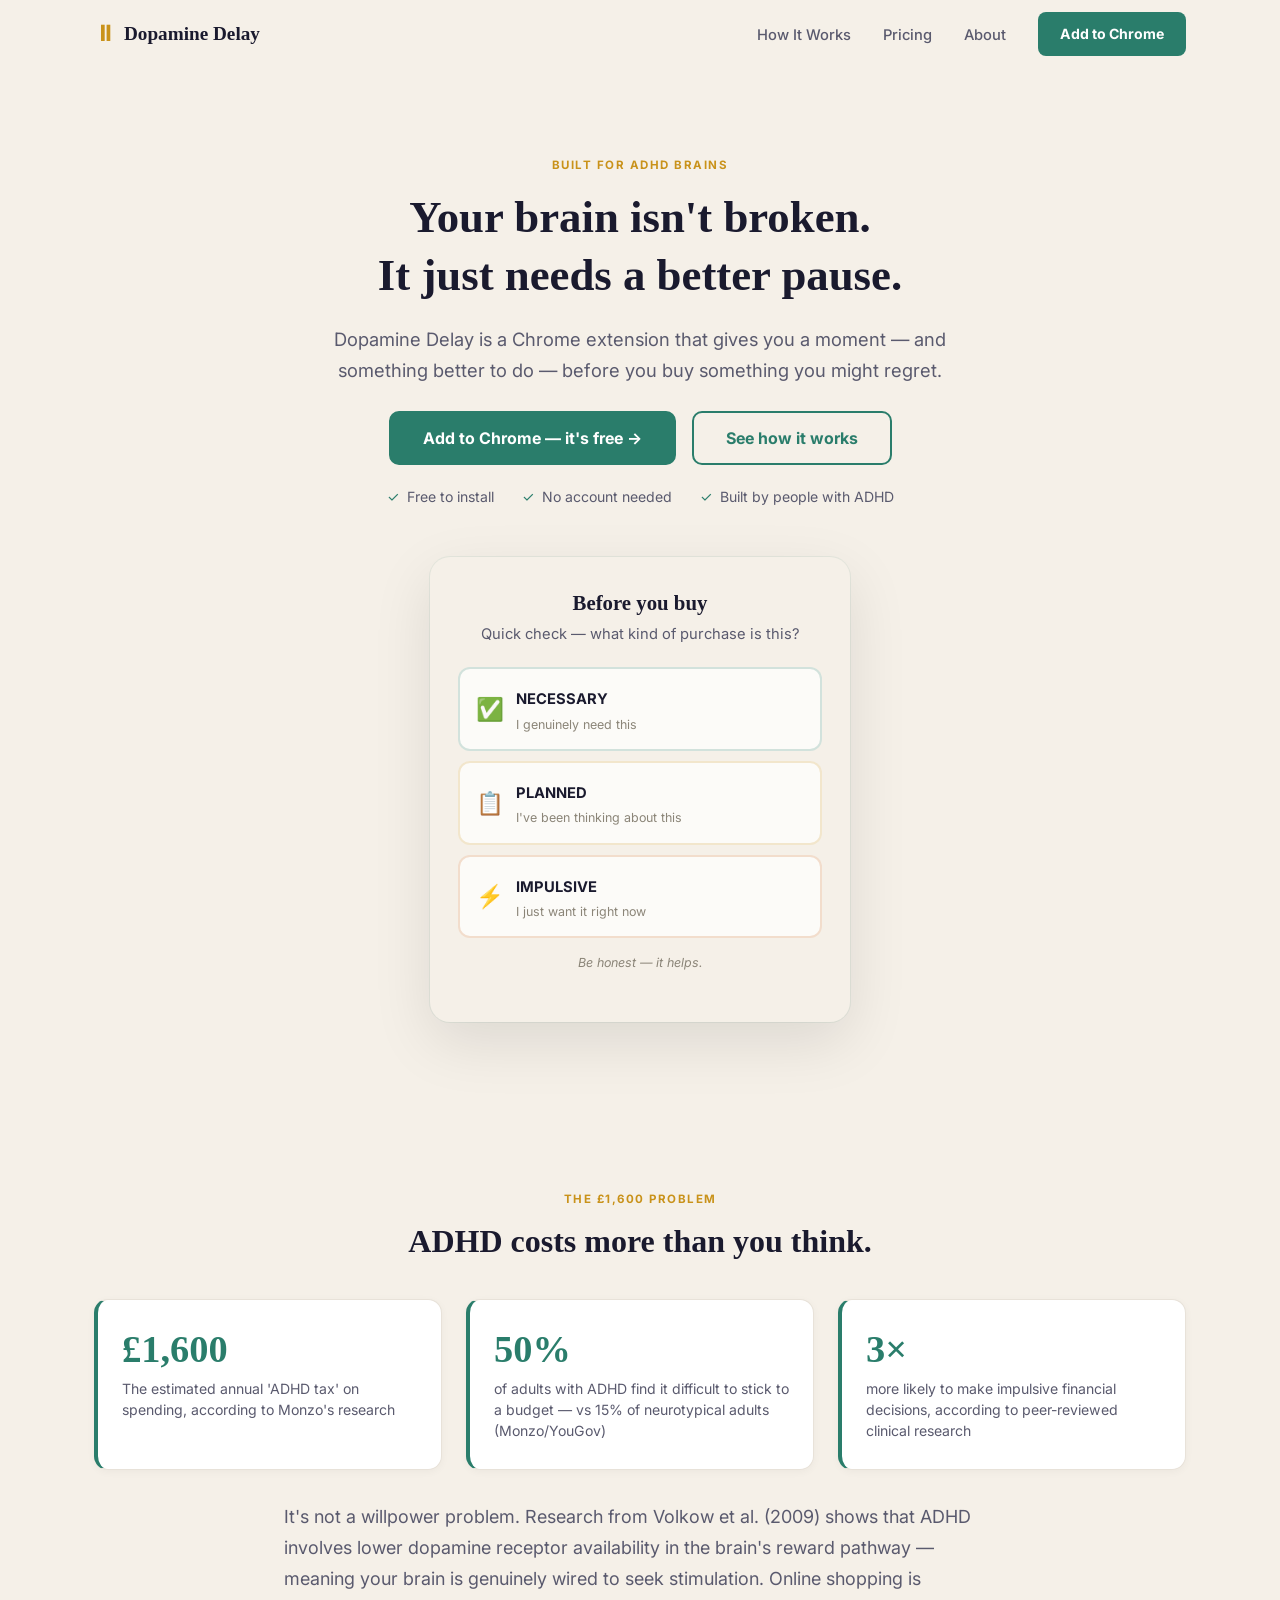
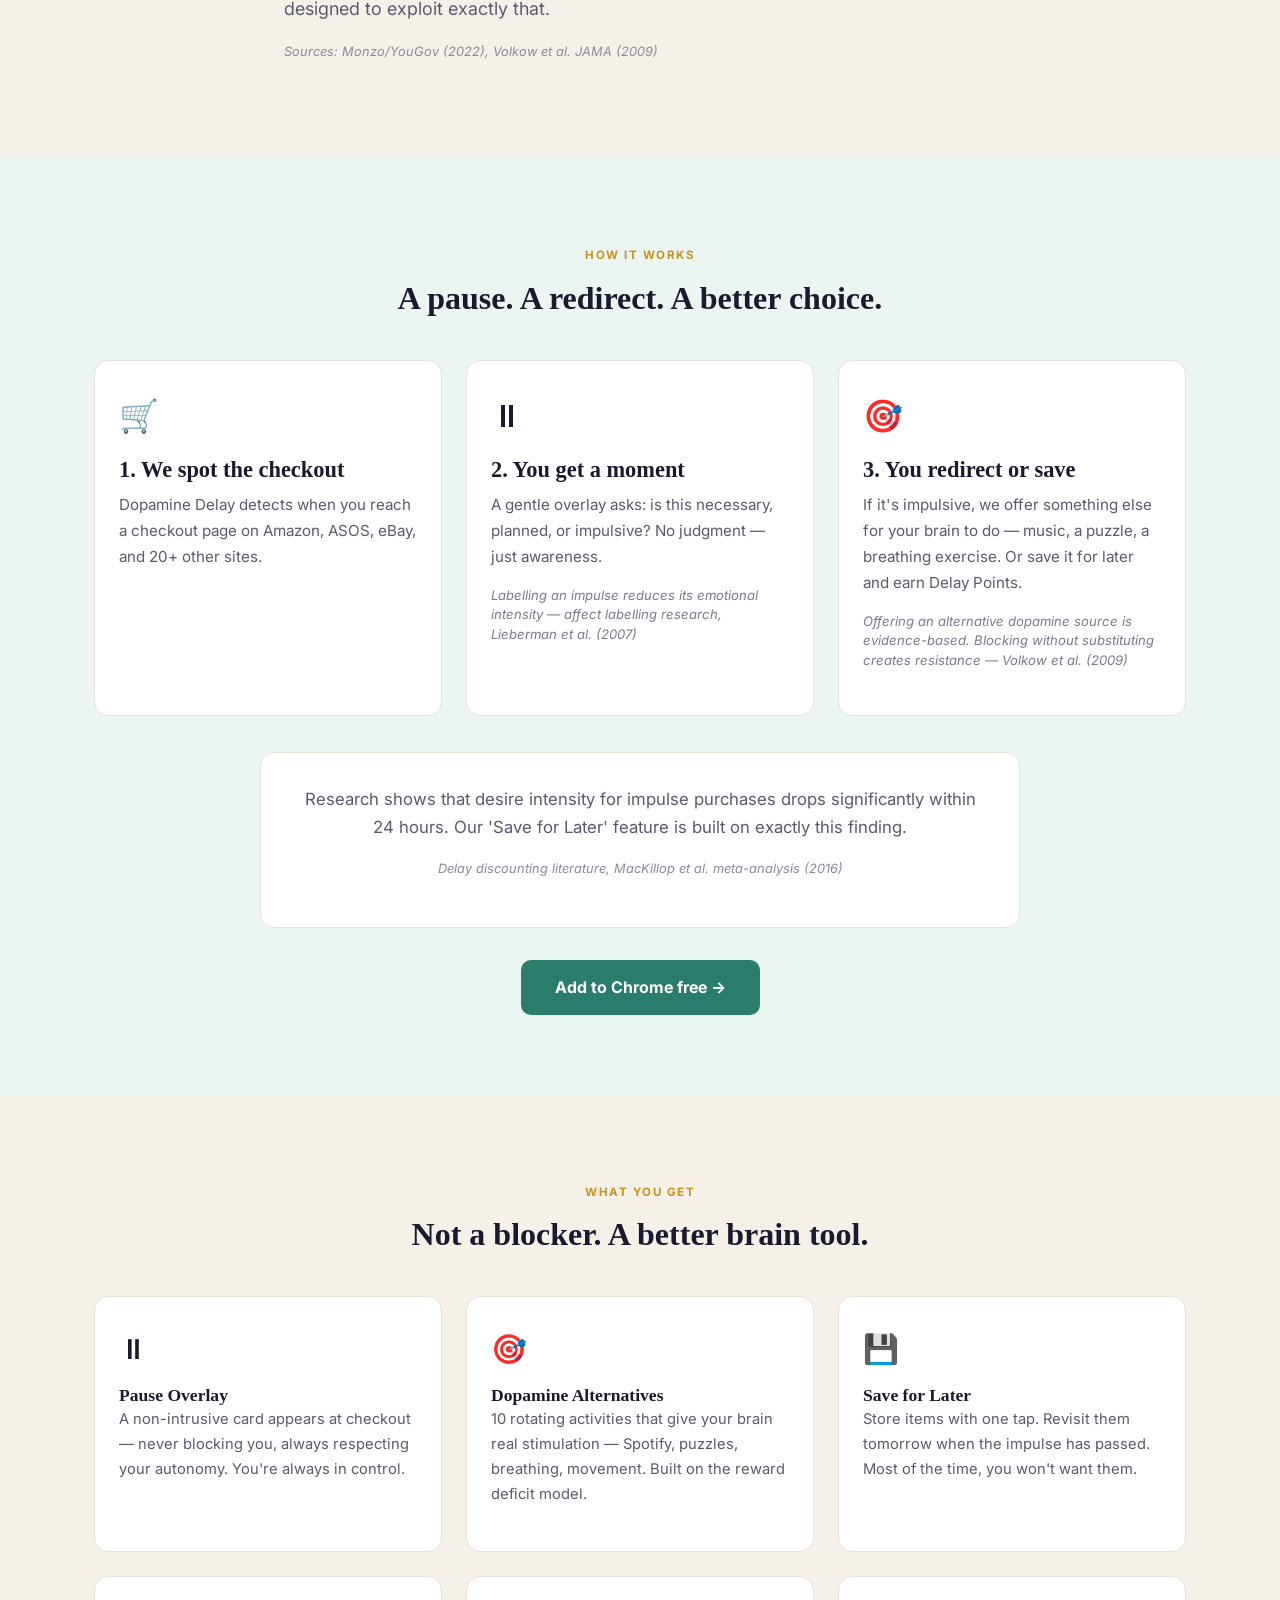
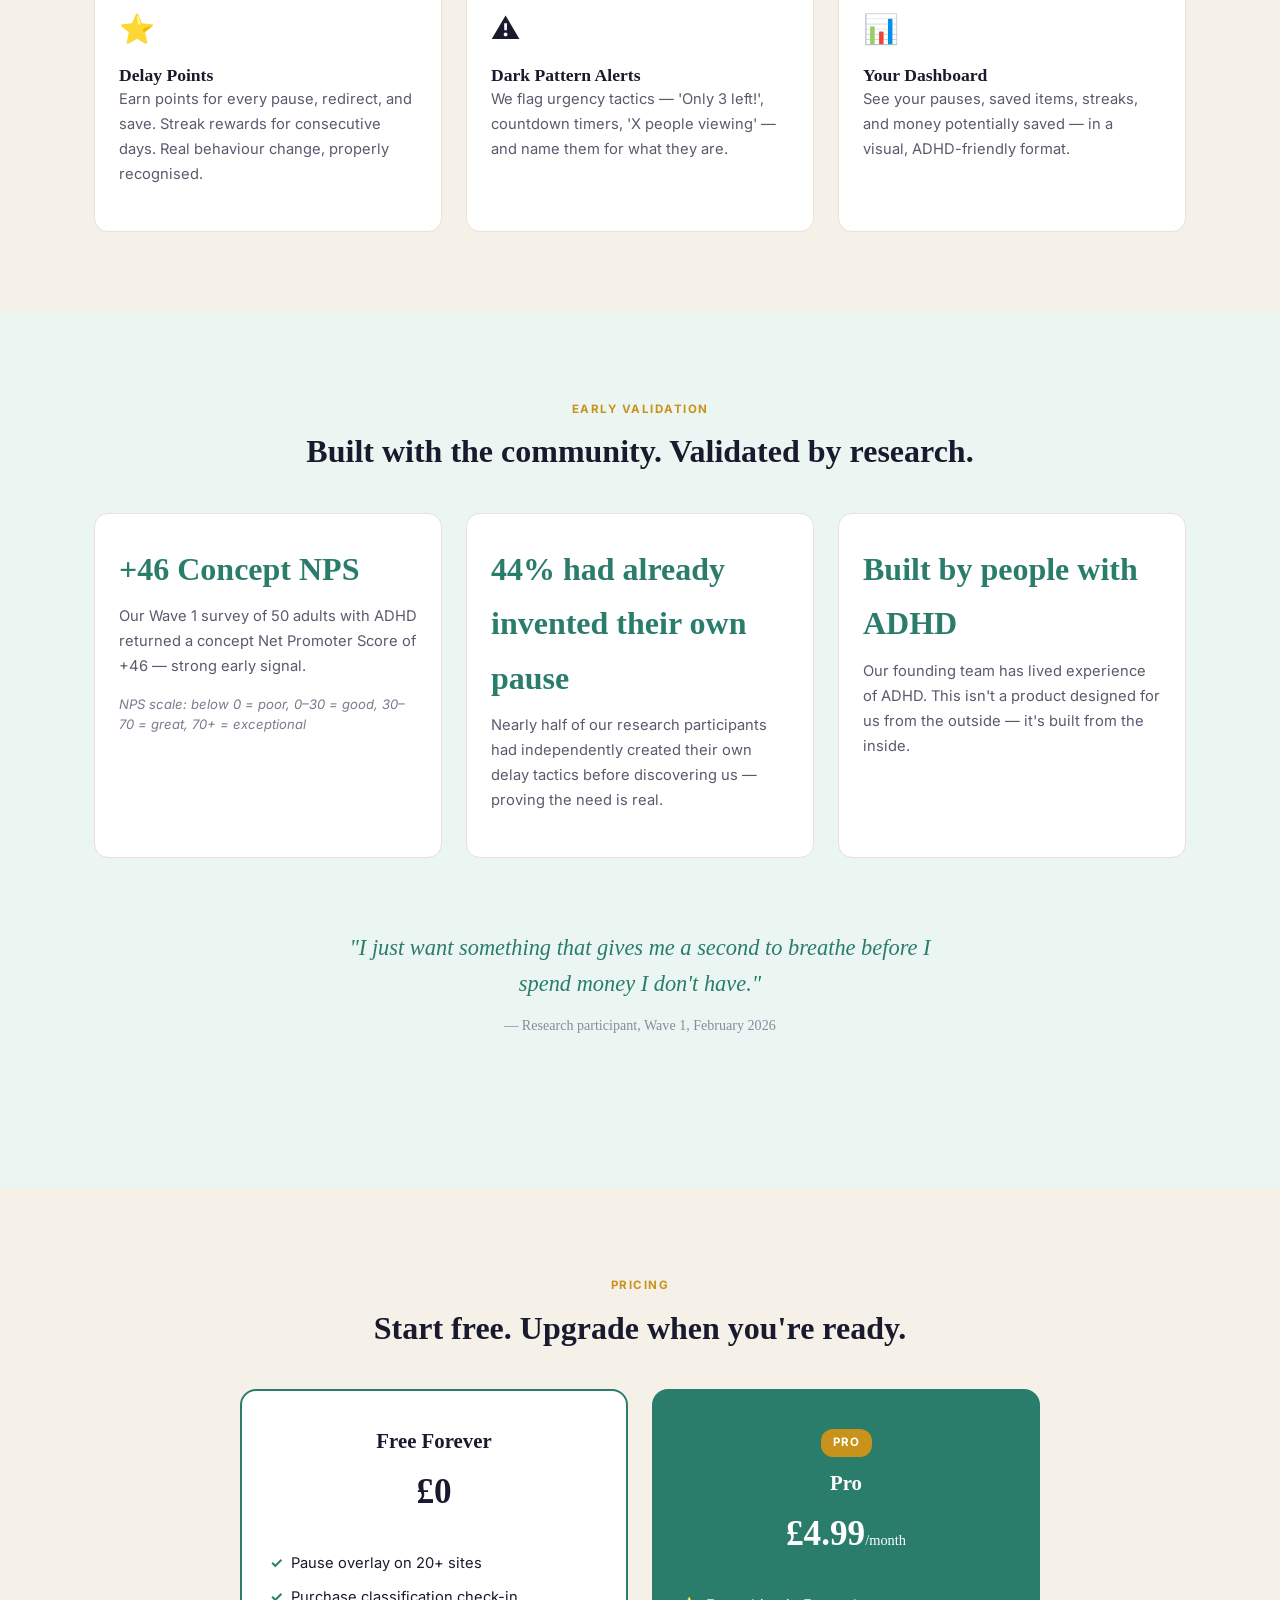
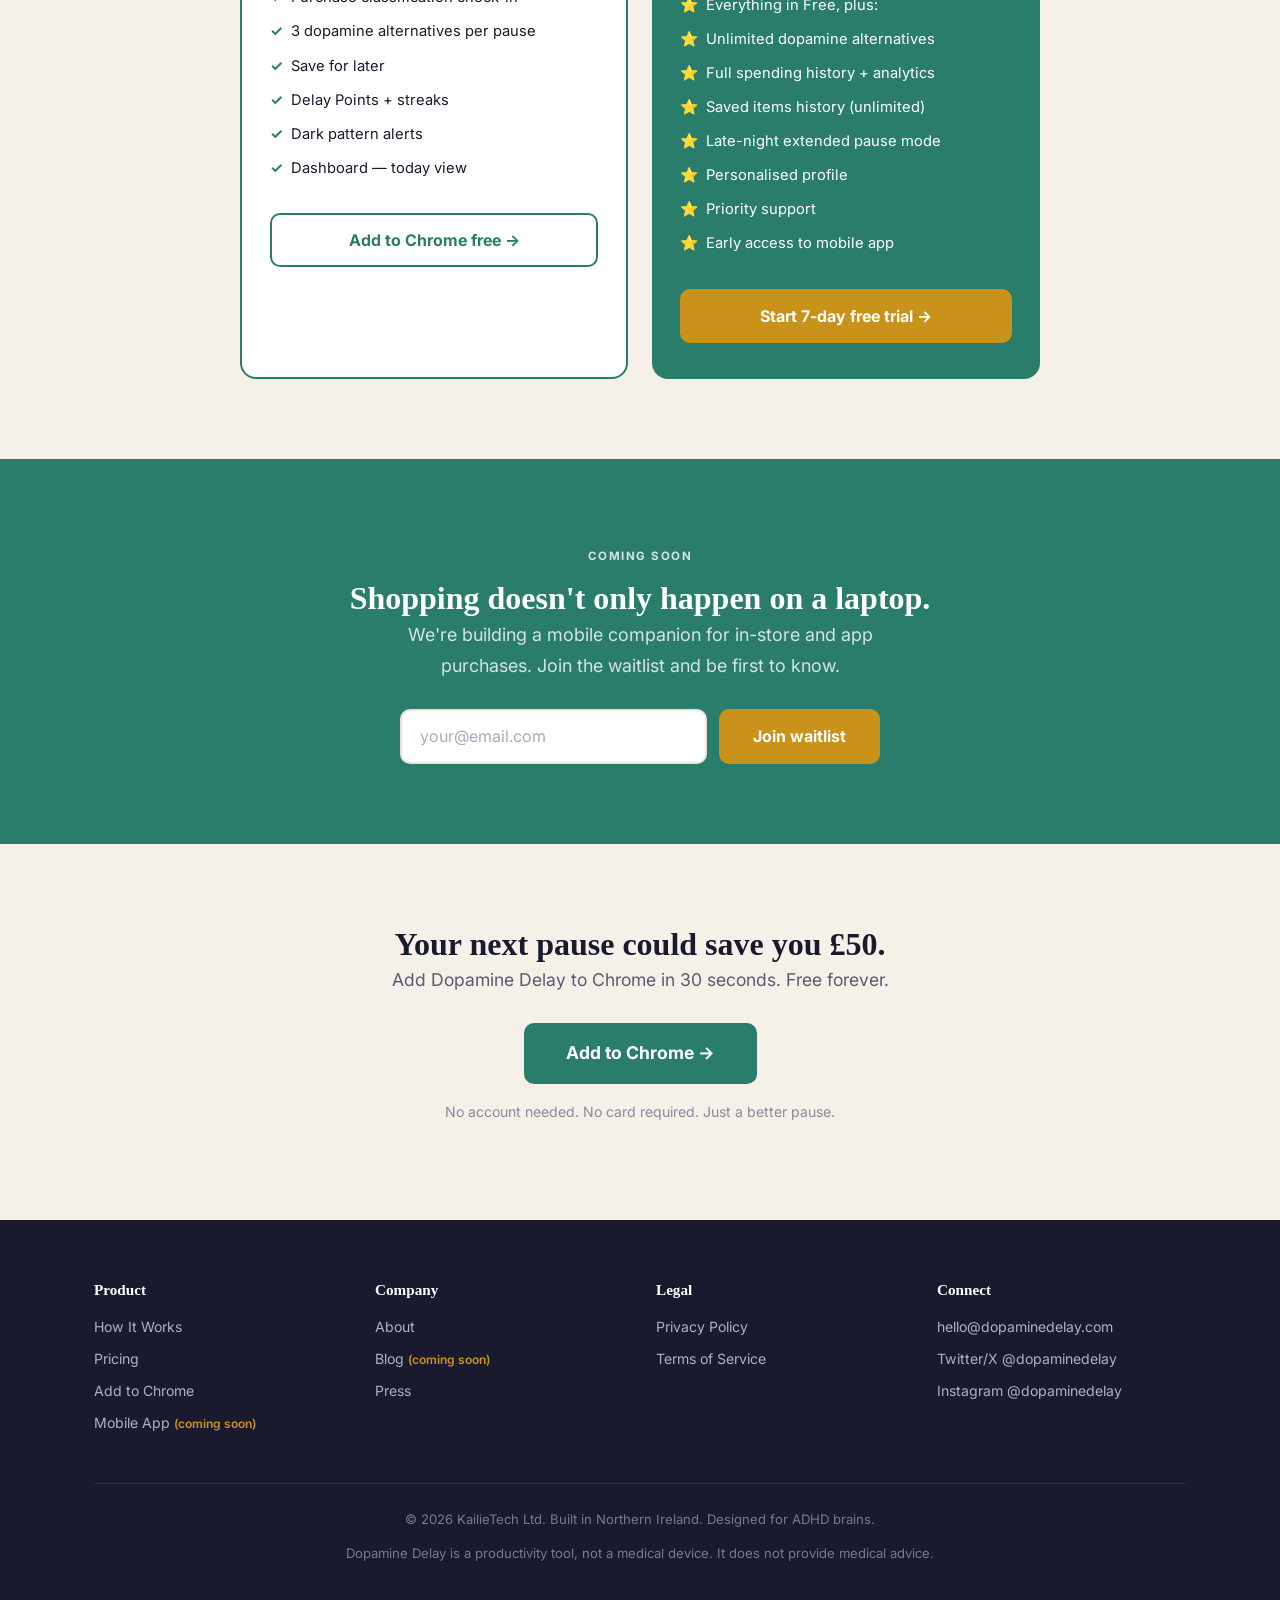
<file: website/index.html>
<!DOCTYPE html>
<html lang="en">
<head>
  <meta charset="UTF-8">
  <meta name="viewport" content="width=device-width, initial-scale=1.0">
  <title>Dopamine Delay — Pause before you buy | ADHD spending tool</title>
  <meta name="description" content="Dopamine Delay is a free Chrome extension that helps adults with ADHD pause before impulse purchases. Built on neuroscience, designed with warmth.">
  <meta name="robots" content="index, follow">
  <link rel="canonical" href="https://dopaminedelay.com/">
  <meta property="og:title" content="Dopamine Delay — Pause before you buy">
  <meta property="og:description" content="A free Chrome extension that helps adults with ADHD pause before impulse purchases. Built on neuroscience.">
  <meta property="og:image" content="/images/og-image.jpg">
  <meta property="og:type" content="website">
  <meta property="og:url" content="https://dopaminedelay.com/">
  <link rel="icon" type="image/png" href="images/favicon.png">
  <link rel="preconnect" href="https://fonts.googleapis.com">
  <link rel="preconnect" href="https://fonts.gstatic.com" crossorigin>
  <link href="https://fonts.googleapis.com/css2?family=Inter:wght@400;500;600;700&display=swap" rel="stylesheet">
  <link rel="stylesheet" href="css/style.css">
  <link rel="stylesheet" href="css/nav.css">
</head>
<body>

  <!-- ===== NAVIGATION ===== -->
  <nav class="nav" role="navigation" aria-label="Main navigation">
    <div class="nav__inner">
      <a href="index.html" class="nav__logo">
        <span class="nav__logo-icon">⏸</span>
        <span>Dopamine Delay</span>
      </a>
      <ul class="nav__links">
        <li><a href="how-it-works.html" class="nav__link">How It Works</a></li>
        <li><a href="pricing.html" class="nav__link">Pricing</a></li>
        <li><a href="about.html" class="nav__link">About</a></li>
        <li><a href="#chrome-store" class="nav__cta">Add to Chrome</a></li>
      </ul>
      <button class="nav__hamburger" aria-label="Toggle menu" aria-expanded="false">
        <span></span><span></span><span></span>
      </button>
    </div>
    <div class="nav__mobile">
      <ul class="nav__mobile-links">
        <li><a href="how-it-works.html">How It Works</a></li>
        <li><a href="pricing.html">Pricing</a></li>
        <li><a href="about.html">About</a></li>
      </ul>
      <a href="#chrome-store" class="nav__mobile-cta">Add to Chrome</a>
    </div>
  </nav>
  <div class="nav-spacer"></div>

  <!-- ===== SECTION 1: HERO ===== -->
  <section class="section section--cream">
    <div class="container text-center">
      <span class="gold-label">Built for ADHD brains</span>
      <h1>Your brain isn't broken.<br>It just needs a better pause.</h1>
      <p style="font-size: 1.15rem; color: #5A5A6E; max-width: 640px; margin: 20px auto 0;">
        Dopamine Delay is a Chrome extension that gives you a moment — and something better to do — before you buy something you might regret.
      </p>
      <div class="btn-group">
        <a href="#chrome-store" class="btn btn--primary">Add to Chrome — it's free &rarr;</a>
        <a href="#how-it-works" class="btn btn--outline">See how it works</a>
      </div>
      <div class="trust-signals">
        <span class="trust-signal"><span>✓</span> Free to install</span>
        <span class="trust-signal"><span>✓</span> No account needed</span>
        <span class="trust-signal"><span>✓</span> Built by people with ADHD</span>
      </div>

      <!-- Mockup of pause overlay -->
      <div style="max-width: 420px; margin: 48px auto 0; background: #F5F0E8; border-radius: 20px; padding: 32px 28px; box-shadow: 0 20px 60px rgba(0,0,0,0.1), 0 0 0 1px rgba(42,125,107,0.08); text-align: center;">
        <h3 style="font-family: Georgia, serif; font-size: 1.3rem; color: #1A1A2E; margin-bottom: 6px;">Before you buy</h3>
        <p style="font-size: 0.92rem; color: #5A5A6E; margin-bottom: 20px;">Quick check — what kind of purchase is this?</p>
        <div style="display: flex; flex-direction: column; gap: 10px;">
          <div style="display: flex; align-items: center; gap: 12px; padding: 14px 16px; background: rgba(255,255,255,0.7); border: 2px solid rgba(42,125,107,0.2); border-radius: 12px; text-align: left;">
            <span style="font-size: 1.4rem;">✅</span>
            <div>
              <strong style="font-size: 0.92rem; color: #1A1A2E;">NECESSARY</strong>
              <span style="display: block; font-size: 0.78rem; color: #8B8578;">I genuinely need this</span>
            </div>
          </div>
          <div style="display: flex; align-items: center; gap: 12px; padding: 14px 16px; background: rgba(255,255,255,0.7); border: 2px solid rgba(201,146,26,0.2); border-radius: 12px; text-align: left;">
            <span style="font-size: 1.4rem;">📋</span>
            <div>
              <strong style="font-size: 0.92rem; color: #1A1A2E;">PLANNED</strong>
              <span style="display: block; font-size: 0.78rem; color: #8B8578;">I've been thinking about this</span>
            </div>
          </div>
          <div style="display: flex; align-items: center; gap: 12px; padding: 14px 16px; background: rgba(255,255,255,0.7); border: 2px solid rgba(201,100,26,0.2); border-radius: 12px; text-align: left;">
            <span style="font-size: 1.4rem;">⚡</span>
            <div>
              <strong style="font-size: 0.92rem; color: #1A1A2E;">IMPULSIVE</strong>
              <span style="display: block; font-size: 0.78rem; color: #8B8578;">I just want it right now</span>
            </div>
          </div>
        </div>
        <p style="font-size: 0.78rem; color: #8B8578; font-style: italic; margin-top: 14px;">Be honest — it helps.</p>
      </div>
    </div>
  </section>

  <!-- ===== SECTION 2: THE PROBLEM ===== -->
  <section class="section section--cream">
    <div class="container--narrow text-center">
      <span class="gold-label">The &pound;1,600 problem</span>
      <h2>ADHD costs more than you think.</h2>
    </div>
    <div class="container" style="margin-top: 36px;">
      <div class="grid-3">
        <div class="stat-card">
          <div class="stat-card__number">&pound;1,600</div>
          <div class="stat-card__label">The estimated annual 'ADHD tax' on spending, according to Monzo's research</div>
        </div>
        <div class="stat-card">
          <div class="stat-card__number">50%</div>
          <div class="stat-card__label">of adults with ADHD find it difficult to stick to a budget — vs 15% of neurotypical adults (Monzo/YouGov)</div>
        </div>
        <div class="stat-card">
          <div class="stat-card__number">3&times;</div>
          <div class="stat-card__label">more likely to make impulsive financial decisions, according to peer-reviewed clinical research</div>
        </div>
      </div>
      <div class="container--narrow" style="margin-top: 32px;">
        <p style="color: #5A5A6E;">It's not a willpower problem. Research from Volkow et al. (2009) shows that ADHD involves lower dopamine receptor availability in the brain's reward pathway — meaning your brain is genuinely wired to seek stimulation. Online shopping is designed to exploit exactly that.</p>
        <p class="attribution">Sources: Monzo/YouGov (2022), Volkow et al. JAMA (2009)</p>
      </div>
    </div>
  </section>

  <!-- ===== SECTION 3: HOW IT WORKS ===== -->
  <section class="section section--teal-tint" id="how-it-works">
    <div class="container text-center">
      <span class="gold-label">How it works</span>
      <h2>A pause. A redirect. A better choice.</h2>
      <div class="grid-3" style="margin-top: 40px; text-align: left;">
        <div class="card">
          <div style="font-size: 2rem; margin-bottom: 12px;">🛒</div>
          <h3 style="margin-bottom: 8px;">1. We spot the checkout</h3>
          <p style="font-size: 0.95rem; color: #5A5A6E;">Dopamine Delay detects when you reach a checkout page on Amazon, ASOS, eBay, and 20+ other sites.</p>
        </div>
        <div class="card">
          <div style="font-size: 2rem; margin-bottom: 12px;">⏸</div>
          <h3 style="margin-bottom: 8px;">2. You get a moment</h3>
          <p style="font-size: 0.95rem; color: #5A5A6E;">A gentle overlay asks: is this necessary, planned, or impulsive? No judgment — just awareness.</p>
          <p class="science-note">Labelling an impulse reduces its emotional intensity — affect labelling research, Lieberman et al. (2007)</p>
        </div>
        <div class="card">
          <div style="font-size: 2rem; margin-bottom: 12px;">🎯</div>
          <h3 style="margin-bottom: 8px;">3. You redirect or save</h3>
          <p style="font-size: 0.95rem; color: #5A5A6E;">If it's impulsive, we offer something else for your brain to do — music, a puzzle, a breathing exercise. Or save it for later and earn Delay Points.</p>
          <p class="science-note">Offering an alternative dopamine source is evidence-based. Blocking without substituting creates resistance — Volkow et al. (2009)</p>
        </div>
      </div>
      <div class="card" style="margin-top: 36px; max-width: 760px; margin-left: auto; margin-right: auto; text-align: center; padding: 32px;">
        <p style="font-size: 1.05rem; color: #5A5A6E;">Research shows that desire intensity for impulse purchases drops significantly within 24 hours. Our 'Save for Later' feature is built on exactly this finding.</p>
        <p class="attribution">Delay discounting literature, MacKillop et al. meta-analysis (2016)</p>
      </div>
      <div style="margin-top: 32px;">
        <a href="#chrome-store" class="btn btn--primary">Add to Chrome free &rarr;</a>
      </div>
    </div>
  </section>

  <!-- ===== SECTION 4: FEATURES ===== -->
  <section class="section section--cream">
    <div class="container text-center">
      <span class="gold-label">What you get</span>
      <h2>Not a blocker. A better brain tool.</h2>
      <div class="grid-2x3" style="margin-top: 40px; text-align: left;">
        <div class="card">
          <div style="font-size: 1.8rem; margin-bottom: 10px;">⏸</div>
          <h4>Pause Overlay</h4>
          <p style="font-size: 0.92rem; color: #5A5A6E;">A non-intrusive card appears at checkout — never blocking you, always respecting your autonomy. You're always in control.</p>
        </div>
        <div class="card">
          <div style="font-size: 1.8rem; margin-bottom: 10px;">🎯</div>
          <h4>Dopamine Alternatives</h4>
          <p style="font-size: 0.92rem; color: #5A5A6E;">10 rotating activities that give your brain real stimulation — Spotify, puzzles, breathing, movement. Built on the reward deficit model.</p>
        </div>
        <div class="card">
          <div style="font-size: 1.8rem; margin-bottom: 10px;">💾</div>
          <h4>Save for Later</h4>
          <p style="font-size: 0.92rem; color: #5A5A6E;">Store items with one tap. Revisit them tomorrow when the impulse has passed. Most of the time, you won't want them.</p>
        </div>
        <div class="card">
          <div style="font-size: 1.8rem; margin-bottom: 10px;">⭐</div>
          <h4>Delay Points</h4>
          <p style="font-size: 0.92rem; color: #5A5A6E;">Earn points for every pause, redirect, and save. Streak rewards for consecutive days. Real behaviour change, properly recognised.</p>
        </div>
        <div class="card">
          <div style="font-size: 1.8rem; margin-bottom: 10px;">⚠️</div>
          <h4>Dark Pattern Alerts</h4>
          <p style="font-size: 0.92rem; color: #5A5A6E;">We flag urgency tactics — 'Only 3 left!', countdown timers, 'X people viewing' — and name them for what they are.</p>
        </div>
        <div class="card">
          <div style="font-size: 1.8rem; margin-bottom: 10px;">📊</div>
          <h4>Your Dashboard</h4>
          <p style="font-size: 0.92rem; color: #5A5A6E;">See your pauses, saved items, streaks, and money potentially saved — in a visual, ADHD-friendly format.</p>
        </div>
      </div>
    </div>
  </section>

  <!-- ===== SECTION 5: SOCIAL PROOF ===== -->
  <section class="section section--teal-tint">
    <div class="container text-center">
      <span class="gold-label">Early validation</span>
      <h2>Built with the community. Validated by research.</h2>
      <div class="grid-3" style="margin-top: 40px; text-align: left;">
        <div class="card">
          <div style="font-size: 2rem; font-weight: 700; color: #2A7D6B; font-family: Georgia, serif; margin-bottom: 8px;">+46 Concept NPS</div>
          <p style="font-size: 0.92rem; color: #5A5A6E;">Our Wave 1 survey of 50 adults with ADHD returned a concept Net Promoter Score of +46 — strong early signal.</p>
          <p class="science-note">NPS scale: below 0 = poor, 0–30 = good, 30–70 = great, 70+ = exceptional</p>
        </div>
        <div class="card">
          <div style="font-size: 2rem; font-weight: 700; color: #2A7D6B; font-family: Georgia, serif; margin-bottom: 8px;">44% had already invented their own pause</div>
          <p style="font-size: 0.92rem; color: #5A5A6E;">Nearly half of our research participants had independently created their own delay tactics before discovering us — proving the need is real.</p>
        </div>
        <div class="card">
          <div style="font-size: 2rem; font-weight: 700; color: #2A7D6B; font-family: Georgia, serif; margin-bottom: 8px;">Built by people with ADHD</div>
          <p style="font-size: 0.92rem; color: #5A5A6E;">Our founding team has lived experience of ADHD. This isn't a product designed for us from the outside — it's built from the inside.</p>
        </div>
      </div>

      <blockquote class="pull-quote">
        "I just want something that gives me a second to breathe before I spend money I don't have."
        <cite>— Research participant, Wave 1, February 2026</cite>
      </blockquote>
    </div>
  </section>

  <!-- ===== SECTION 6: PRICING SUMMARY ===== -->
  <section class="section section--cream">
    <div class="container text-center">
      <span class="gold-label">Pricing</span>
      <h2>Start free. Upgrade when you're ready.</h2>
      <div class="pricing-grid" style="margin-top: 40px;">
        <!-- Free -->
        <div class="pricing-card pricing-card--free">
          <h3 class="pricing-card__name">Free Forever</h3>
          <div class="pricing-card__price">&pound;0</div>
          <ul class="pricing-features">
            <li>Pause overlay on 20+ sites</li>
            <li>Purchase classification check-in</li>
            <li>3 dopamine alternatives per pause</li>
            <li>Save for later</li>
            <li>Delay Points + streaks</li>
            <li>Dark pattern alerts</li>
            <li>Dashboard — today view</li>
          </ul>
          <a href="#chrome-store" class="btn btn--outline" style="width: 100%;">Add to Chrome free &rarr;</a>
        </div>
        <!-- Pro -->
        <div class="pricing-card pricing-card--pro">
          <span class="pricing-badge">PRO</span>
          <h3 class="pricing-card__name">Pro</h3>
          <div class="pricing-card__price">&pound;4.99<span>/month</span></div>
          <ul class="pricing-features">
            <li>Everything in Free, plus:</li>
            <li>Unlimited dopamine alternatives</li>
            <li>Full spending history + analytics</li>
            <li>Saved items history (unlimited)</li>
            <li>Late-night extended pause mode</li>
            <li>Personalised profile</li>
            <li>Priority support</li>
            <li>Early access to mobile app</li>
          </ul>
          <a href="pricing.html" class="btn btn--gold" style="width: 100%;">Start 7-day free trial &rarr;</a>
        </div>
      </div>
    </div>
  </section>

  <!-- ===== SECTION 7: MOBILE APP TEASER ===== -->
  <section class="section section--teal">
    <div class="container text-center">
      <span class="gold-label" style="color: #FFFFFF; opacity: 0.8;">Coming soon</span>
      <h2>Shopping doesn't only happen on a laptop.</h2>
      <p style="color: rgba(255,255,255,0.8); max-width: 520px; margin: 0 auto 28px;">
        We're building a mobile companion for in-store and app purchases. Join the waitlist and be first to know.
      </p>
      <form class="form-group" action="https://formspree.io/f/PLACEHOLDER" method="POST">
        <!-- Replace PLACEHOLDER with your Formspree form ID -->
        <input type="email" name="email" class="form-input" placeholder="your@email.com" required aria-label="Email address">
        <button type="submit" class="btn btn--gold">Join waitlist</button>
      </form>
    </div>
  </section>

  <!-- ===== SECTION 8: FINAL CTA ===== -->
  <section class="section section--cream">
    <div class="container text-center">
      <h2>Your next pause could save you &pound;50.</h2>
      <p style="font-size: 1.1rem; color: #5A5A6E; margin-bottom: 28px;">
        Add Dopamine Delay to Chrome in 30 seconds. Free forever.
      </p>
      <a href="#chrome-store" class="btn btn--primary" style="font-size: 1.1rem; padding: 16px 40px;">Add to Chrome &rarr;</a>
      <p style="font-size: 0.88rem; color: #8A8A9E; margin-top: 16px;">No account needed. No card required. Just a better pause.</p>
    </div>
  </section>

  <!-- ===== FOOTER ===== -->
  <footer class="footer">
    <div class="container">
      <div class="footer-grid">
        <div class="footer-col">
          <h4>Product</h4>
          <ul>
            <li><a href="how-it-works.html">How It Works</a></li>
            <li><a href="pricing.html">Pricing</a></li>
            <li><a href="#chrome-store">Add to Chrome</a></li>
            <li><a href="waitlist.html">Mobile App <span class="coming-soon">(coming soon)</span></a></li>
          </ul>
        </div>
        <div class="footer-col">
          <h4>Company</h4>
          <ul>
            <li><a href="about.html">About</a></li>
            <li><a href="#">Blog <span class="coming-soon">(coming soon)</span></a></li>
            <li><a href="#">Press</a></li>
          </ul>
        </div>
        <div class="footer-col">
          <h4>Legal</h4>
          <ul>
            <li><a href="privacy.html">Privacy Policy</a></li>
            <li><a href="terms.html">Terms of Service</a></li>
          </ul>
        </div>
        <div class="footer-col">
          <h4>Connect</h4>
          <ul>
            <li><a href="mailto:hello@dopaminedelay.com">hello@dopaminedelay.com</a></li>
            <li><a href="https://twitter.com/dopaminedelay" target="_blank" rel="noopener">Twitter/X @dopaminedelay</a></li>
            <li><a href="https://instagram.com/dopaminedelay" target="_blank" rel="noopener">Instagram @dopaminedelay</a></li>
          </ul>
        </div>
      </div>
      <div class="footer-bottom">
        <p>&copy; 2026 KailieTech Ltd. Built in Northern Ireland. Designed for ADHD brains.</p>
        <p class="footer-disclaimer">Dopamine Delay is a productivity tool, not a medical device. It does not provide medical advice.</p>
      </div>
    </div>
  </footer>

  <script src="js/main.js"></script>
</body>
</html>
</file>
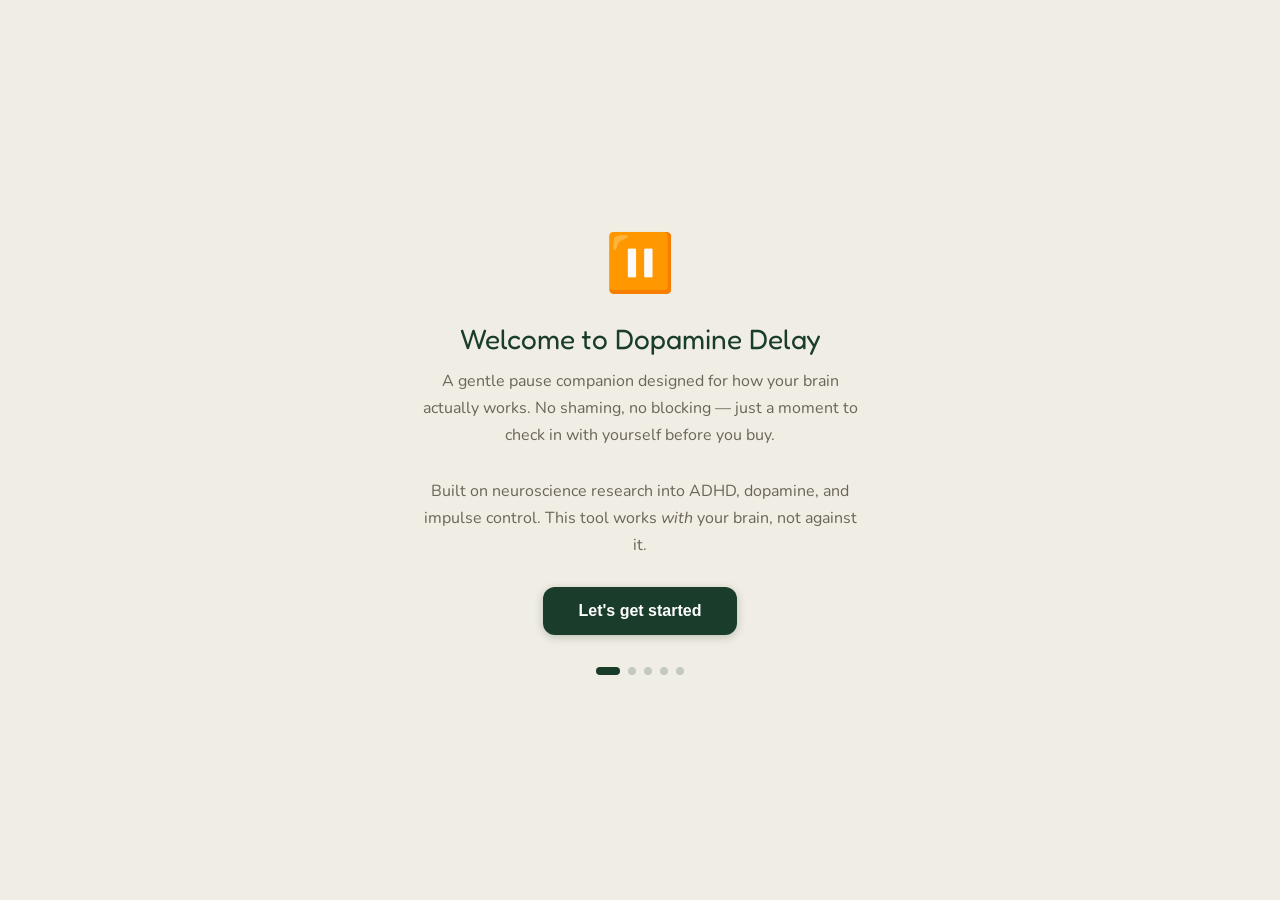
<file: onboarding.html>
<!DOCTYPE html>
<html lang="en">
<head>
  <meta charset="UTF-8">
  <meta name="viewport" content="width=device-width, initial-scale=1.0">
  <title>Welcome to Dopamine Delay</title>
  <link rel="preconnect" href="https://fonts.googleapis.com">
  <link rel="preconnect" href="https://fonts.gstatic.com" crossorigin>
  <link href="https://fonts.googleapis.com/css2?family=Fredoka+One&family=Nunito:wght@400;600;700;800&display=swap" rel="stylesheet">
  <style>
    * {
      margin: 0;
      padding: 0;
      box-sizing: border-box;
    }

    body {
      font-family: 'Nunito', -apple-system, BlinkMacSystemFont, 'Segoe UI', Roboto, Helvetica, Arial, sans-serif;
      background: #f0ede4;
      color: #2A3A35;
      min-height: 100vh;
      display: flex;
      align-items: center;
      justify-content: center;
    }

    .ob-container {
      max-width: 520px;
      width: 90%;
      padding: 40px;
    }

    .ob-screen {
      display: none;
      text-align: center;
      animation: ob-fade-in 0.4s ease-out;
    }

    .ob-screen.active {
      display: block;
    }

    @keyframes ob-fade-in {
      from { opacity: 0; transform: translateY(16px); }
      to { opacity: 1; transform: translateY(0); }
    }

    .ob-icon {
      font-size: 56px;
      margin-bottom: 20px;
      display: block;
    }

    .ob-heading {
      font-family: 'Fredoka One', cursive;
      font-size: 28px;
      font-weight: 400;
      color: #1a3d2b;
      margin-bottom: 12px;
    }

    .ob-text {
      font-size: 16px;
      color: #6B6459;
      line-height: 1.7;
      margin-bottom: 28px;
    }

    .ob-steps {
      display: flex;
      gap: 20px;
      margin: 28px 0;
      text-align: center;
    }

    .ob-step {
      flex: 1;
      background: #fff;
      border: 1px solid rgba(26, 61, 43, 0.08);
      border-radius: 20px;
      padding: 20px 14px;
      box-shadow: 0 4px 16px rgba(26, 61, 43, 0.12);
    }

    .ob-step-icon {
      font-size: 32px;
      display: block;
      margin-bottom: 8px;
    }

    .ob-step-label {
      font-size: 13px;
      font-weight: 700;
      color: #1a3d2b;
      display: block;
      margin-bottom: 4px;
    }

    .ob-step-desc {
      font-size: 11px;
      color: #8B8578;
    }

    /* Profile options */
    .ob-options {
      display: flex;
      flex-direction: column;
      gap: 10px;
      margin: 20px 0;
    }

    .ob-option {
      display: flex;
      align-items: center;
      gap: 14px;
      padding: 16px 20px;
      background: #fff;
      border: 2px solid rgba(26, 61, 43, 0.12);
      border-radius: 20px;
      cursor: pointer;
      transition: all 0.2s;
      text-align: left;
      font-family: 'Nunito', inherit;
      font-size: 14px;
      color: #2A3A35;
      width: 100%;
      box-shadow: 0 4px 16px rgba(26, 61, 43, 0.12);
    }

    .ob-option:hover {
      border-color: #1a3d2b;
      background: rgba(26, 61, 43, 0.04);
    }

    .ob-option.selected {
      border-color: #1a3d2b;
      background: rgba(26, 61, 43, 0.08);
    }

    .ob-option-icon {
      font-size: 24px;
      flex-shrink: 0;
    }

    /* Buttons */
    .ob-btn {
      display: inline-block;
      padding: 14px 36px;
      min-height: 48px;
      background: #1a3d2b;
      color: #fff;
      border: none;
      border-radius: 12px;
      font-size: 16px;
      font-weight: 700;
      cursor: pointer;
      transition: all 0.2s;
      font-family: 'Nunito', inherit;
      box-shadow: 0 2px 8px rgba(26, 61, 43, 0.25);
    }

    .ob-btn:hover {
      background: #153324;
      transform: translateY(-1px);
      box-shadow: 0 4px 12px rgba(26, 61, 43, 0.3);
    }

    .ob-btn:disabled {
      background: #B0C4BD;
      cursor: not-allowed;
      transform: none;
      box-shadow: none;
    }

    .ob-btn-secondary {
      background: none;
      color: #8B8578;
      font-size: 13px;
      border: none;
      cursor: pointer;
      padding: 8px;
      margin-top: 8px;
      font-family: 'Nunito', inherit;
    }

    .ob-btn-secondary:hover {
      color: #1a3d2b;
    }

    /* Progress dots */
    .ob-progress {
      display: flex;
      justify-content: center;
      gap: 8px;
      margin-top: 32px;
    }

    .ob-dot {
      width: 8px;
      height: 8px;
      border-radius: 50%;
      background: rgba(26, 61, 43, 0.2);
      transition: all 0.3s;
    }

    .ob-dot.active {
      background: #1a3d2b;
      width: 24px;
      border-radius: 4px;
    }

    /* Points celebration */
    .ob-points {
      display: inline-block;
      background: #f4c430;
      color: #1a3d2b;
      padding: 8px 20px;
      border-radius: 20px;
      font-family: 'Fredoka One', cursive;
      font-size: 18px;
      font-weight: 400;
      margin: 16px 0;
      box-shadow: 0 4px 16px rgba(244, 196, 48, 0.3);
    }
  </style>
</head>
<body>
  <div class="ob-container">
    <!-- Screen 1: Welcome -->
    <div class="ob-screen active" id="screen-1">
      <span class="ob-icon">⏸️</span>
      <h1 class="ob-heading">Welcome to Dopamine Delay</h1>
      <p class="ob-text">
        A gentle pause companion designed for how your brain actually works.
        No shaming, no blocking — just a moment to check in with yourself
        before you buy.
      </p>
      <p class="ob-text">
        Built on neuroscience research into ADHD, dopamine, and impulse control.
        This tool works <em>with</em> your brain, not against it.
      </p>
      <button class="ob-btn" id="btn-next-1">Let's get started</button>
    </div>

    <!-- Screen 2: How it works -->
    <div class="ob-screen" id="screen-2">
      <h1 class="ob-heading">How it works</h1>
      <p class="ob-text">Three simple steps. You stay in control the whole time.</p>
      <div class="ob-steps">
        <div class="ob-step">
          <span class="ob-step-icon">🛒</span>
          <span class="ob-step-label">Detect</span>
          <span class="ob-step-desc">Checkout page noticed</span>
        </div>
        <div class="ob-step">
          <span class="ob-step-icon">⏸️</span>
          <span class="ob-step-label">Pause</span>
          <span class="ob-step-desc">Quick check-in with yourself</span>
        </div>
        <div class="ob-step">
          <span class="ob-step-icon">🔄</span>
          <span class="ob-step-label">Redirect</span>
          <span class="ob-step-desc">Or save for later</span>
        </div>
      </div>
      <button class="ob-btn" id="btn-next-2">Next</button>
    </div>

    <!-- Screen 3: Quick question / profile -->
    <div class="ob-screen" id="screen-3">
      <h1 class="ob-heading">Quick question</h1>
      <p class="ob-text">Which best describes you? This helps us show the most helpful alternatives.</p>
      <div class="ob-options">
        <button class="ob-option" data-profile="impulsive">
          <span class="ob-option-icon">⚡</span>
          <span>I spend impulsively in the moment</span>
        </button>
        <button class="ob-option" data-profile="stressed">
          <span class="ob-option-icon">😮‍💨</span>
          <span>I spend when I'm stressed or bored</span>
        </button>
        <button class="ob-option" data-profile="tracker">
          <span class="ob-option-icon">🤷</span>
          <span>I lose track of what I've bought</span>
        </button>
      </div>
      <button class="ob-btn" id="btn-next-3" disabled>Next</button>
      <br>
      <button class="ob-btn-secondary" id="btn-skip-3">Skip this step</button>
    </div>

    <!-- Screen 4: Permissions -->
    <div class="ob-screen" id="screen-4">
      <span class="ob-icon">🔒</span>
      <h1 class="ob-heading">Your data stays with you</h1>
      <p class="ob-text">
        Dopamine Delay stores everything locally on your device using Chrome's
        built-in storage. No accounts, no servers, no data leaves your browser.
      </p>
      <p class="ob-text">
        We need Chrome storage permission to remember your saved items,
        points, and preferences.
      </p>
      <button class="ob-btn" id="btn-next-4">Sounds good</button>
    </div>

    <!-- Screen 5: You're ready -->
    <div class="ob-screen" id="screen-5">
      <span class="ob-icon">🎉</span>
      <h1 class="ob-heading">You're ready!</h1>
      <p class="ob-text">Here's a head start on your journey:</p>
      <div class="ob-points">+50 Welcome Points</div>
      <p class="ob-text">
        Next time you visit a checkout page, Dopamine Delay will gently
        check in. You're always in control — it's your choice every time.
      </p>
      <button class="ob-btn" id="btn-finish">Start browsing</button>
    </div>

    <!-- Progress dots -->
    <div class="ob-progress">
      <div class="ob-dot active" data-screen="1"></div>
      <div class="ob-dot" data-screen="2"></div>
      <div class="ob-dot" data-screen="3"></div>
      <div class="ob-dot" data-screen="4"></div>
      <div class="ob-dot" data-screen="5"></div>
    </div>
  </div>

  <script src="lib/storage.js"></script>
  <script src="onboarding.js"></script>
</body>
</html>
</file>
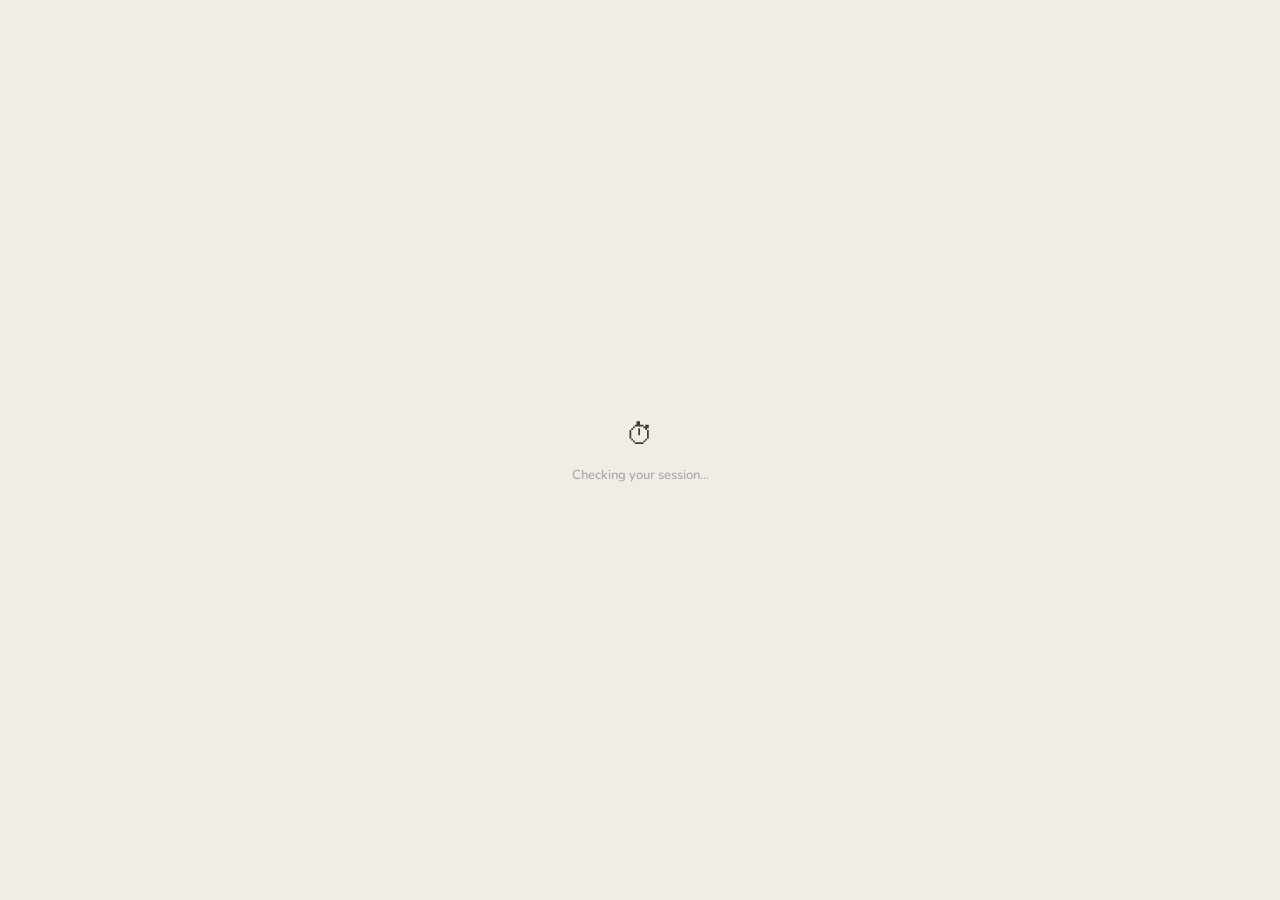
<file: popup.html>
<!DOCTYPE html>
<html lang="en">
<head>
  <meta charset="UTF-8">
  <meta name="viewport" content="width=320">
  <title>Dopamine Delay</title>
  <link rel="preconnect" href="https://fonts.googleapis.com">
  <link rel="preconnect" href="https://fonts.gstatic.com" crossorigin>
  <link href="https://fonts.googleapis.com/css2?family=Fredoka+One&family=Nunito:wght@400;600;700;800&display=swap" rel="stylesheet">
  <style>
    @font-face { font-family: 'Nunito'; font-weight: 400; font-style: normal; font-display: swap; src: url('fonts/nunito-400.ttf') format('truetype'); }
    @font-face { font-family: 'Nunito'; font-weight: 600; font-style: normal; font-display: swap; src: url('fonts/nunito-600.ttf') format('truetype'); }
    @font-face { font-family: 'Nunito'; font-weight: 700; font-style: normal; font-display: swap; src: url('fonts/nunito-700.ttf') format('truetype'); }
    @font-face { font-family: 'Nunito'; font-weight: 800; font-style: normal; font-display: swap; src: url('fonts/nunito-800.ttf') format('truetype'); }
    * { margin: 0; padding: 0; box-sizing: border-box; }
    body {
      width: 340px;
      min-height: 200px;
      font-family: 'Nunito', -apple-system, BlinkMacSystemFont, 'Segoe UI', sans-serif;
      background: #f0ede4;
      color: #3d3d3a;
      font-size: 15px;
      line-height: 1.5;
    }

    /* ===== AUTH SCREEN ===== */
    #auth-screen {
      padding: 32px 24px 28px;
      display: flex;
      flex-direction: column;
      gap: 12px;
    }
    .auth-logo {
      text-align: center;
      margin-bottom: 4px;
    }
    .auth-logo-icon {
      font-size: 36px;
      display: block;
      margin-bottom: 4px;
    }
    .auth-logo-text {
      font-family: 'Fredoka One', cursive;
      font-size: 22px;
      font-weight: 400;
      color: #1a3d2b;
      letter-spacing: -0.5px;
      background: linear-gradient(90deg, #1a3d2b, #52b788, #f4c430);
      -webkit-background-clip: text;
      -webkit-text-fill-color: transparent;
      background-clip: text;
    }
    #auth-screen h2 {
      font-size: 15px;
      font-weight: 600;
      color: #888;
      text-align: center;
      margin-bottom: 2px;
    }
    #auth-screen input {
      width: 100%;
      padding: 13px 16px;
      border: 1.5px solid rgba(26, 61, 43, 0.15);
      border-radius: 12px;
      font-size: 15px;
      font-family: 'Nunito', sans-serif;
      outline: none;
      background: #fff;
      color: #3d3d3a;
      transition: border-color 0.2s, box-shadow 0.2s;
    }
    #auth-screen input:focus {
      border-color: #1a3d2b;
      box-shadow: 0 0 0 3px rgba(26, 61, 43, 0.08);
    }
    .btn-signin {
      width: 100%;
      min-height: 48px;
      background: linear-gradient(135deg, #1a3d2b 0%, #153324 100%);
      color: white;
      border: none;
      border-radius: 12px;
      font-size: 16px;
      font-weight: 700;
      font-family: 'Nunito', sans-serif;
      cursor: pointer;
      transition: transform 0.15s, box-shadow 0.2s;
      box-shadow: 0 2px 8px rgba(26, 61, 43, 0.25);
    }
    .btn-signin:hover {
      transform: translateY(-1px);
      box-shadow: 0 4px 12px rgba(26, 61, 43, 0.3);
    }
    .btn-signin:active { transform: translateY(0); }
    .btn-signin:disabled {
      opacity: 0.6;
      transform: none;
      box-shadow: none;
    }
    .auth-links {
      display: flex;
      justify-content: space-between;
      font-size: 13px;
      margin-top: 2px;
    }
    .auth-links a {
      color: #1a3d2b;
      cursor: pointer;
      text-decoration: none;
      font-weight: 600;
    }
    .auth-links .muted {
      color: #aaa !important;
      font-weight: 400;
    }
    #auth-error {
      color: #b8860b;
      font-size: 13px;
      text-align: center;
      display: none;
      background: rgba(244, 196, 48, 0.1);
      border-radius: 8px;
      padding: 8px 12px;
    }
    .auth-divider {
      display: flex;
      align-items: center;
      gap: 12px;
      margin: 4px 0;
    }
    .auth-divider::before,
    .auth-divider::after {
      content: '';
      flex: 1;
      height: 1px;
      background: rgba(0, 0, 0, 0.08);
    }
    .auth-divider span {
      font-size: 12px;
      color: #bbb;
      font-weight: 600;
    }
    .auth-web-link {
      display: block;
      text-align: center;
      padding: 12px 16px;
      min-height: 48px;
      background: rgba(26, 61, 43, 0.06);
      border: 1.5px solid rgba(26, 61, 43, 0.15);
      border-radius: 12px;
      color: #1a3d2b;
      font-size: 13px;
      font-weight: 700;
      text-decoration: none;
      cursor: pointer;
      transition: background 0.2s, border-color 0.2s;
      display: flex;
      align-items: center;
      justify-content: center;
    }
    .auth-web-link:hover {
      background: rgba(26, 61, 43, 0.12);
      border-color: rgba(26, 61, 43, 0.3);
    }
    .auth-web-hint {
      font-size: 11px;
      color: #aaa;
      text-align: center;
      margin: 4px 0 0;
    }

    /* ===== HEADER ===== */
    .dd-header {
      display: flex;
      align-items: center;
      justify-content: space-between;
      padding: 14px 20px 10px;
      background: linear-gradient(135deg, rgba(26, 61, 43, 0.06) 0%, rgba(26, 61, 43, 0.02) 100%);
      border-bottom: 1px solid rgba(26, 61, 43, 0.08);
    }
    .dd-wordmark {
      font-family: 'Fredoka One', cursive;
      font-size: 17px;
      font-weight: 400;
      color: #1a3d2b;
      letter-spacing: -0.4px;
      background: linear-gradient(90deg, #1a3d2b, #52b788, #f4c430);
      -webkit-background-clip: text;
      -webkit-text-fill-color: transparent;
      background-clip: text;
    }
    .dd-status {
      display: flex;
      align-items: center;
      gap: 6px;
      font-size: 12px;
      font-weight: 600;
      color: #888;
    }
    .dd-status-dot {
      width: 8px;
      height: 8px;
      border-radius: 50%;
      background: #52b788;
      box-shadow: 0 0 0 3px rgba(82, 183, 136, 0.15);
      transition: all 0.3s;
    }
    .dd-status-dot.paused {
      background: #ccc;
      box-shadow: 0 0 0 3px rgba(0, 0, 0, 0.04);
    }

    /* ===== SIGNED IN BAR ===== */
    #signed-in-bar {
      display: none;
      justify-content: space-between;
      align-items: center;
      padding: 7px 20px;
      font-size: 12px;
      color: #999;
      background: rgba(26, 61, 43, 0.03);
    }
    #signed-in-bar a {
      color: #f4c430;
      cursor: pointer;
      text-decoration: none;
      font-size: 12px;
      font-weight: 700;
    }

    /* ===== STATS CARDS ===== */
    .dd-stats {
      display: grid;
      grid-template-columns: 1fr 1fr 1fr;
      gap: 8px;
      padding: 14px 16px 10px;
    }
    .dd-stat-card {
      text-align: center;
      padding: 14px 6px 12px;
      border-radius: 20px;
      background: #fff;
      border: 1px solid rgba(0, 0, 0, 0.04);
      box-shadow: 0 4px 16px rgba(26, 61, 43, 0.12);
    }
    .dd-stat-card:nth-child(1) { border-top: 3px solid #1a3d2b; }
    .dd-stat-card:nth-child(2) { border-top: 3px solid #f4c430; }
    .dd-stat-card:nth-child(3) { border-top: 3px solid #52b788; }
    .dd-stat-num {
      display: block;
      font-family: 'Fredoka One', cursive;
      font-size: 26px;
      font-weight: 400;
      line-height: 1.1;
    }
    .dd-stat-card:nth-child(1) .dd-stat-num { color: #1a3d2b; }
    .dd-stat-card:nth-child(2) .dd-stat-num { color: #d4a017; }
    .dd-stat-card:nth-child(3) .dd-stat-num { color: #52b788; }
    .dd-stat-label {
      display: block;
      font-size: 10px;
      font-weight: 700;
      text-transform: uppercase;
      letter-spacing: 0.5px;
      color: #aaa;
      margin-top: 2px;
    }

    /* ===== DASHBOARD LINK ===== */
    .dd-dashboard-link {
      display: block;
      text-align: center;
      margin: 0 16px 10px;
      padding: 9px 16px;
      min-height: 48px;
      color: #1a3d2b;
      text-decoration: none;
      font-size: 13px;
      font-weight: 700;
      border-radius: 12px;
      background: #f4c430;
      border: none;
      transition: all 0.2s;
      box-shadow: 0 2px 8px rgba(244, 196, 48, 0.3);
      display: flex;
      align-items: center;
      justify-content: center;
    }
    .dd-dashboard-link:hover {
      background: #e0b32a;
      transform: translateY(-1px);
      box-shadow: 0 4px 12px rgba(244, 196, 48, 0.35);
    }

    /* ===== TAB BAR ===== */
    .tab-bar {
      display: flex;
      padding: 0 16px;
      gap: 4px;
      border-bottom: 1px solid rgba(0, 0, 0, 0.05);
    }
    .tab-btn {
      flex: 1;
      padding: 10px 0;
      border: none;
      background: transparent;
      cursor: pointer;
      font-size: 13px;
      font-family: 'Nunito', sans-serif;
      font-weight: 700;
      color: #bbb;
      border-bottom: 2.5px solid transparent;
      transition: all 0.2s;
    }
    .tab-btn:hover { color: #888; }
    .tab-btn.active {
      color: #1a3d2b;
      border-bottom-color: #1a3d2b;
    }

    /* ===== TAB PANELS ===== */
    .tab-panel {
      padding: 14px 16px 18px;
      display: none;
    }
    .tab-panel.active { display: block; }

    /* ===== LINKS ===== */
    .dd-link {
      display: block;
      text-align: center;
      margin-top: 10px;
      padding: 8px;
      color: #1a3d2b;
      text-decoration: none;
      font-size: 13px;
      font-weight: 700;
    }

    /* ===== EMPTY STATE ===== */
    .empty-state {
      font-size: 13px;
      color: #bbb;
      text-align: center;
      padding: 20px 12px;
      line-height: 1.6;
    }

    /* ===== SECTION LABEL ===== */
    .dd-section-label {
      padding: 6px 0 4px;
      font-size: 11px;
      font-weight: 800;
      text-transform: uppercase;
      letter-spacing: 0.8px;
    }

    /* ===== SETTINGS ===== */
    .settings-label {
      font-size: 13px;
      color: #999;
      margin-bottom: 6px;
      font-weight: 600;
    }
    select {
      width: 100%;
      padding: 10px 14px;
      border: 1.5px solid rgba(26, 61, 43, 0.15);
      border-radius: 10px;
      margin-bottom: 12px;
      font-size: 14px;
      font-family: 'Nunito', sans-serif;
      background: #fff;
      color: #3d3d3a;
      cursor: pointer;
    }
    select:focus {
      border-color: #1a3d2b;
      outline: none;
    }

    /* ===== TOGGLE SWITCH ===== */
    .dd-toggle-row {
      display: flex;
      align-items: center;
      justify-content: space-between;
      padding: 10px 14px;
      background: #fff;
      border-radius: 20px;
      border: 1px solid rgba(0, 0, 0, 0.04);
      box-shadow: 0 4px 16px rgba(26, 61, 43, 0.12);
      margin-bottom: 12px;
    }
    .dd-toggle-label {
      font-size: 14px;
      font-weight: 700;
      color: #3d3d3a;
    }
    .dd-toggle {
      position: relative;
      width: 44px;
      height: 24px;
    }
    .dd-toggle input {
      opacity: 0;
      width: 0;
      height: 0;
    }
    .dd-toggle-slider {
      position: absolute;
      cursor: pointer;
      top: 0; left: 0; right: 0; bottom: 0;
      background: #ddd;
      border-radius: 24px;
      transition: 0.25s;
    }
    .dd-toggle-slider:before {
      content: "";
      position: absolute;
      height: 18px;
      width: 18px;
      left: 3px;
      bottom: 3px;
      background: white;
      border-radius: 50%;
      transition: 0.25s;
      box-shadow: 0 1px 3px rgba(0,0,0,0.15);
    }
    .dd-toggle input:checked + .dd-toggle-slider {
      background: #52b788;
    }
    .dd-toggle input:checked + .dd-toggle-slider:before {
      transform: translateX(20px);
    }

    /* ===== SAVED ITEMS ===== */
    .dd-saved-item {
      padding: 10px 12px;
      margin-bottom: 6px;
      font-size: 13px;
      background: #fff;
      border-radius: 20px;
      border: 1px solid rgba(0, 0, 0, 0.04);
      box-shadow: 0 4px 16px rgba(26, 61, 43, 0.12);
    }
    .dd-saved-item-name {
      font-weight: 700;
      color: #3d3d3a;
      font-size: 13px;
    }
    .dd-saved-item-meta {
      color: #aaa;
      font-size: 12px;
    }
    .dd-saved-item-actions {
      display: flex;
      gap: 12px;
      margin-top: 5px;
    }
    .dd-saved-item-actions a {
      font-size: 12px;
      text-decoration: none;
      cursor: pointer;
      font-weight: 700;
    }
    .dd-item-link { color: #1a3d2b; }
    .dd-item-remove { color: #f4c430; }

    /* ===== LOADING OVERLAY ===== */
    #dd-loading-overlay {
      position: fixed;
      top: 0; left: 0; right: 0; bottom: 0;
      background: #f0ede4;
      display: flex;
      flex-direction: column;
      align-items: center;
      justify-content: center;
      z-index: 9999;
      gap: 10px;
    }
    #dd-loading-overlay.hidden { display: none; }
    .loading-icon {
      font-size: 28px;
      animation: dd-pulse 1.5s ease-in-out infinite;
    }
    .loading-text {
      font-size: 13px;
      color: #aaa;
      font-weight: 600;
    }
    @keyframes dd-pulse {
      0%, 100% { transform: scale(1); opacity: 0.7; }
      50% { transform: scale(1.1); opacity: 1; }
    }

    /* ===== EMPTY STATE MESSAGE ===== */
    .dd-new-account-msg {
      font-size: 13px;
      color: #999;
      text-align: center;
      padding: 10px 12px 0;
      line-height: 1.5;
    }

    /* ===== DARK MODE ===== */
    @media (prefers-color-scheme: dark) {
      body { background: #1a1a18; color: #e8e6e1; }
      #auth-screen input { background: #2a2a28; border-color: rgba(26, 61, 43, 0.2); color: #e8e6e1; }
      #auth-screen input:focus { box-shadow: 0 0 0 3px rgba(26, 61, 43, 0.12); }
      .auth-logo-text { color: #52b788; }
      .dd-header { background: rgba(26, 61, 43, 0.08); border-color: rgba(26, 61, 43, 0.12); }
      .dd-wordmark { color: #52b788; }
      #signed-in-bar { background: rgba(26, 61, 43, 0.04); }
      .dd-stat-card { background: #242422; border-color: rgba(255,255,255,0.05); box-shadow: 0 2px 8px rgba(0,0,0,0.3); }
      .dd-stat-card:nth-child(1) .dd-stat-num { color: #52b788; }
      .dd-dashboard-link { background: rgba(82, 183, 136, 0.08); border-color: rgba(82, 183, 136, 0.15); color: #52b788; }
      .dd-toggle-row { background: #242422; border-color: rgba(255,255,255,0.05); box-shadow: 0 2px 8px rgba(0,0,0,0.3); }
      .dd-toggle-label { color: #e8e6e1; }
      .dd-saved-item { background: #242422; border-color: rgba(255,255,255,0.05); box-shadow: 0 2px 8px rgba(0,0,0,0.3); }
      .dd-saved-item-name { color: #e8e6e1; }
      select { background: #2a2a28; border-color: rgba(26, 61, 43, 0.2); color: #e8e6e1; }
      .tab-bar { border-color: rgba(255,255,255,0.05); }
      .tab-btn.active { color: #52b788; border-bottom-color: #52b788; }
      .dd-link { color: #52b788; }
      .dd-item-link { color: #52b788; }
      .auth-links a { color: #52b788; }
      .auth-web-link { color: #52b788; background: rgba(82, 183, 136, 0.06); border-color: rgba(82, 183, 136, 0.15); }
      #dd-loading-overlay { background: #1a1a18; }
    }
  </style>
</head>
<body>

  <!-- Loading overlay -->
  <div id="dd-loading-overlay">
    <span class="loading-icon">&#9201;</span>
    <span class="loading-text">Checking your session...</span>
  </div>

  <!-- Auth screen -->
  <div id="auth-screen">
    <div class="auth-logo">
      <span class="auth-logo-icon">&#9201;</span>
      <span class="auth-logo-text">Dopamine Delay</span>
    </div>
    <h2>Sign in to sync your progress</h2>
    <input type="email" id="auth-email" placeholder="Email" autocomplete="email" />
    <input type="password" id="auth-password" placeholder="Password" autocomplete="current-password" />
    <p id="auth-error"></p>
    <button class="btn-signin" id="btn-signin">Sign in</button>
    <div class="auth-divider">
      <span>or</span>
    </div>
    <a class="auth-web-link" href="https://dopaminedelay.com/login" target="_blank" id="link-web-signin">
      Sign in at dopaminedelay.com first, then come back here
    </a>
    <p class="auth-web-hint">The extension will detect your session automatically.</p>
    <div class="auth-links">
      <a id="link-signup">Create account</a>
      <a id="link-skip" class="muted">Use without account</a>
    </div>
  </div>

  <!-- Main screen -->
  <div id="main-screen" style="display:none;">

    <!-- Header -->
    <div class="dd-header">
      <span class="dd-wordmark">Dopamine Delay</span>
      <div class="dd-status">
        <span class="dd-status-dot" id="status-dot"></span>
        <span id="status-label">Active</span>
      </div>
    </div>

    <!-- Signed in bar -->
    <div id="signed-in-bar">
      <span id="user-email"></span>
      <a id="link-signout">Sign out</a>
    </div>

    <!-- Stats cards -->
    <div class="dd-stats">
      <div class="dd-stat-card">
        <span class="dd-stat-num" id="pauses-display">0</span>
        <span class="dd-stat-label">Pauses today</span>
      </div>
      <div class="dd-stat-card">
        <span class="dd-stat-num" id="points-display">0</span>
        <span class="dd-stat-label">Points</span>
      </div>
      <div class="dd-stat-card">
        <span class="dd-stat-num" id="streak-display">0</span>
        <span class="dd-stat-label">Day streak</span>
      </div>
    </div>

    <!-- Dashboard link -->
    <a class="dd-dashboard-link" id="link-dashboard" href="https://dopaminedelay.com/dashboard" target="_blank">
      Go to my dashboard &rarr;
    </a>

    <!-- Tab bar -->
    <div class="tab-bar">
      <button class="tab-btn active" id="tab-today">Today</button>
      <button class="tab-btn" id="tab-saved">Saved</button>
      <button class="tab-btn" id="tab-settings">Settings</button>
    </div>

    <!-- Today panel -->
    <div class="tab-panel active" id="panel-today">
      <div class="empty-state">Your pauses will appear here as you shop.</div>
      <a class="dd-link" href="https://dopaminedelay.com/dashboard" target="_blank">
        View your history &rarr;
      </a>
    </div>

    <!-- Saved panel -->
    <div class="tab-panel" id="panel-saved">
      <div class="dd-section-label" style="color: #1a3d2b;">Impulse saves</div>
      <div id="saved-list">
        <div class="empty-state">Nothing saved yet.</div>
      </div>
      <div class="dd-section-label" style="color: #f4c430; margin-top: 12px;">Planned purchases</div>
      <div id="planned-list">
        <div class="empty-state">Nothing planned yet.</div>
      </div>
    </div>

    <!-- Settings panel -->
    <div class="tab-panel" id="panel-settings">
      <div class="dd-toggle-row">
        <span class="dd-toggle-label">Pause protection</span>
        <label class="dd-toggle">
          <input type="checkbox" id="dd-enabled-toggle" checked>
          <span class="dd-toggle-slider"></span>
        </label>
      </div>
      <div class="settings-label">Pause duration</div>
      <select id="pause-duration">
        <option value="10">10 seconds</option>
        <option value="30">30 seconds</option>
        <option value="60">60 seconds</option>
      </select>
      <div id="dd-tell-us-more">
        <div class="settings-section-label" style="font-size:11px;font-weight:700;color:#1a3d2b;text-transform:uppercase;letter-spacing:0.06em;margin:16px 0 8px;">Tell us more</div>
        <p style="font-size:12px;color:#888;margin:0 0 10px;">Helps us personalise your experience and show how your behaviour compares.</p>
        <p id="dd-profile-hint" style="font-size:11px;color:#aaa;margin:0 0 10px;display:none;">Complete this once — it moves to your dashboard after.</p>

        <div class="settings-label">Annual salary (optional)</div>
        <select id="dd-salary-bracket">
          <option value="">Prefer not to say</option>
          <option value="15000">Under £20,000</option>
          <option value="25000">£20,000 – £30,000</option>
          <option value="35000">£30,000 – £40,000</option>
          <option value="47500">£40,000 – £55,000</option>
          <option value="67500">£55,000 – £80,000</option>
          <option value="90000">£80,000 – £100,000</option>
          <option value="120000">Over £100,000</option>
        </select>

        <div class="settings-label" style="margin-top:10px;">Gender</div>
        <select id="dd-gender">
          <option value="">Prefer not to say</option>
          <option value="female">Female</option>
          <option value="male">Male</option>
          <option value="nonbinary">Non-binary</option>
          <option value="other">Other / self-describe</option>
        </select>

        <div class="settings-label" style="margin-top:10px;">Age range</div>
        <select id="dd-age-range">
          <option value="">Prefer not to say</option>
          <option value="18-24">18–24</option>
          <option value="25-34">25–34</option>
          <option value="35-44">35–44</option>
          <option value="45-54">45–54</option>
          <option value="55-64">55–64</option>
          <option value="65+">65+</option>
        </select>

        <div class="settings-label" style="margin-top:10px;">ADHD diagnosis</div>
        <select id="dd-adhd-status">
          <option value="">Prefer not to say</option>
          <option value="diagnosed">Formally diagnosed</option>
          <option value="self_identified">Self-identified / awaiting assessment</option>
          <option value="suspected">I think I might have it</option>
          <option value="no">No ADHD diagnosis</option>
        </select>

        <button id="dd-profile-save" style="width:100%;margin-top:14px;padding:10px;min-height:48px;background:#1a3d2b;color:#fff;border:none;border-radius:12px;font-size:14px;font-weight:600;cursor:pointer;font-family:inherit;">Save profile</button>
        <p id="dd-profile-saved-msg" style="font-size:12px;color:#52b788;text-align:center;margin:6px 0 0;display:none;">Saved!</p>
      </div>

      <a class="dd-link" href="https://dopaminedelay.com/dashboard" target="_blank">
        Account settings &rarr;
      </a>
    </div>

  </div>

  <script src="lib/storage.js"></script>
  <script src="supabase.js"></script>
  <script src="supabase-config.js"></script>
  <script src="supabase-client.js"></script>
  <script src="popup.js"></script>
</body>
</html>
</file>
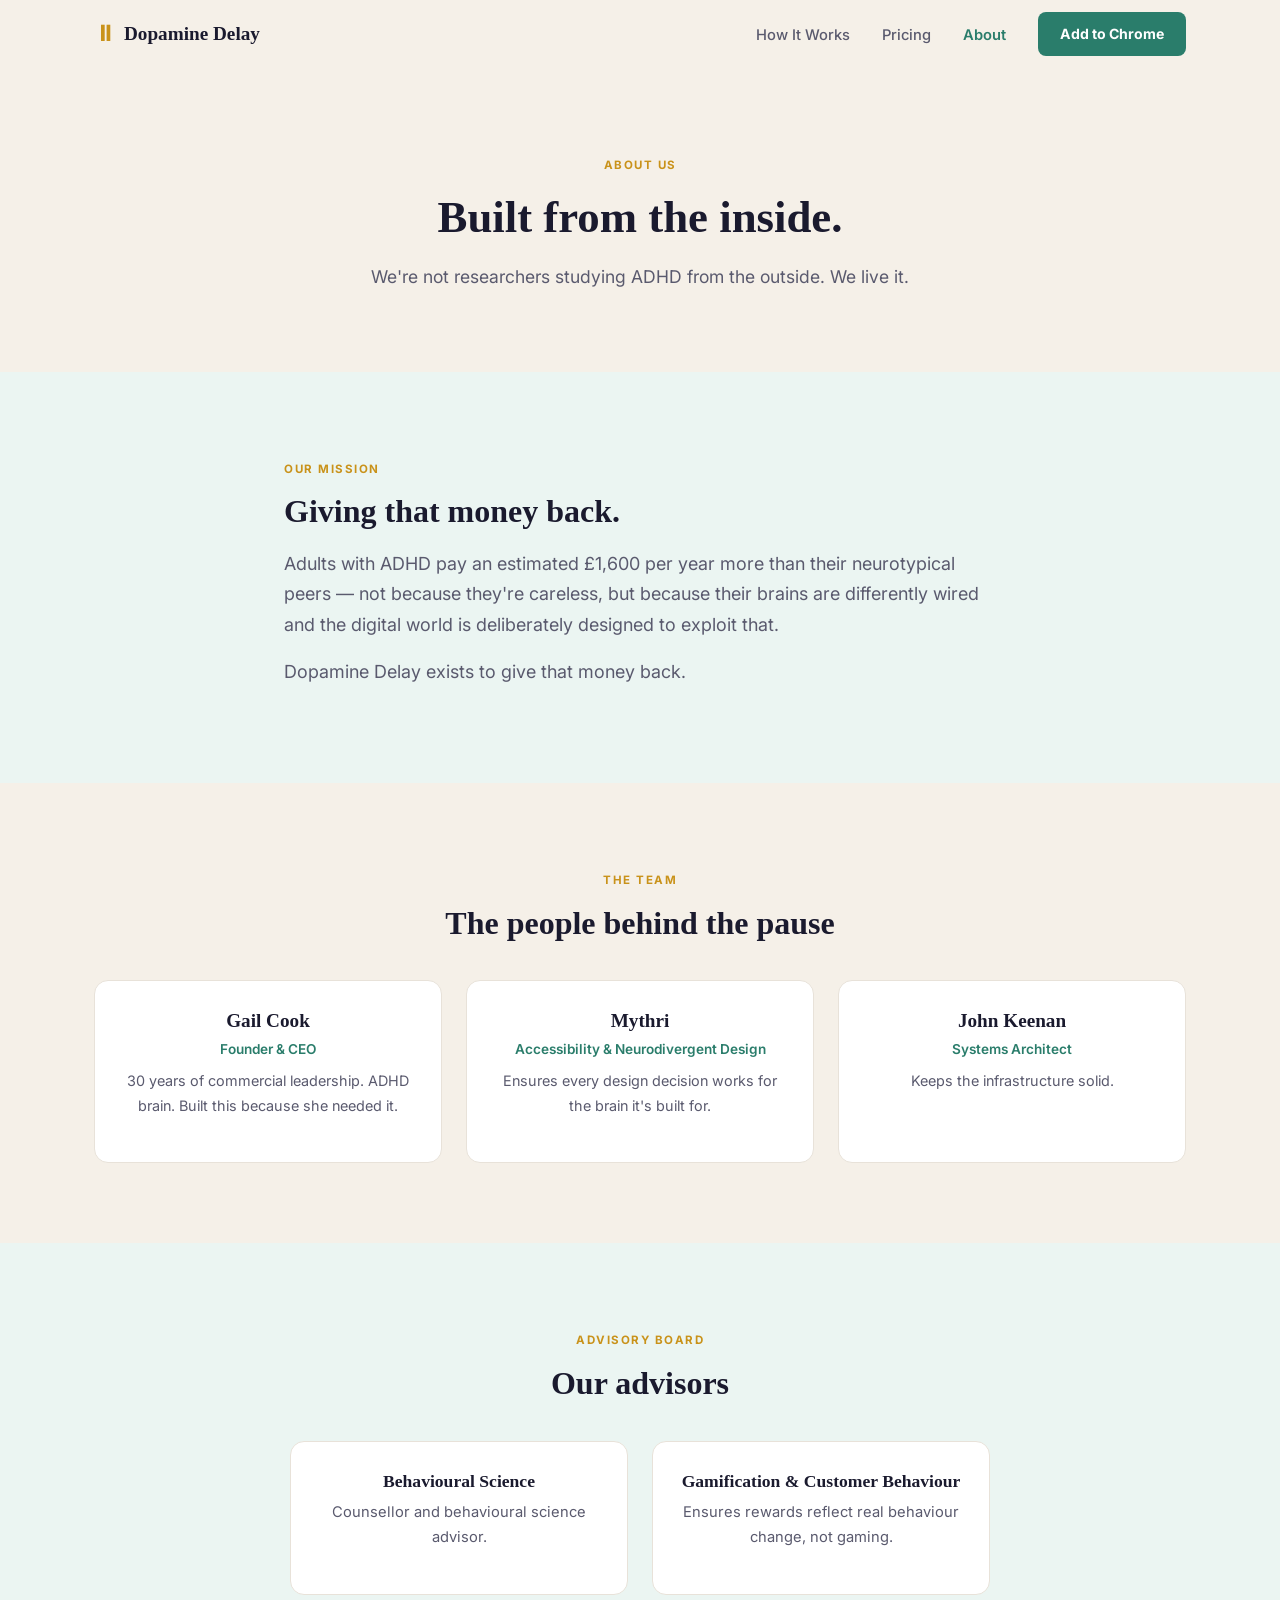
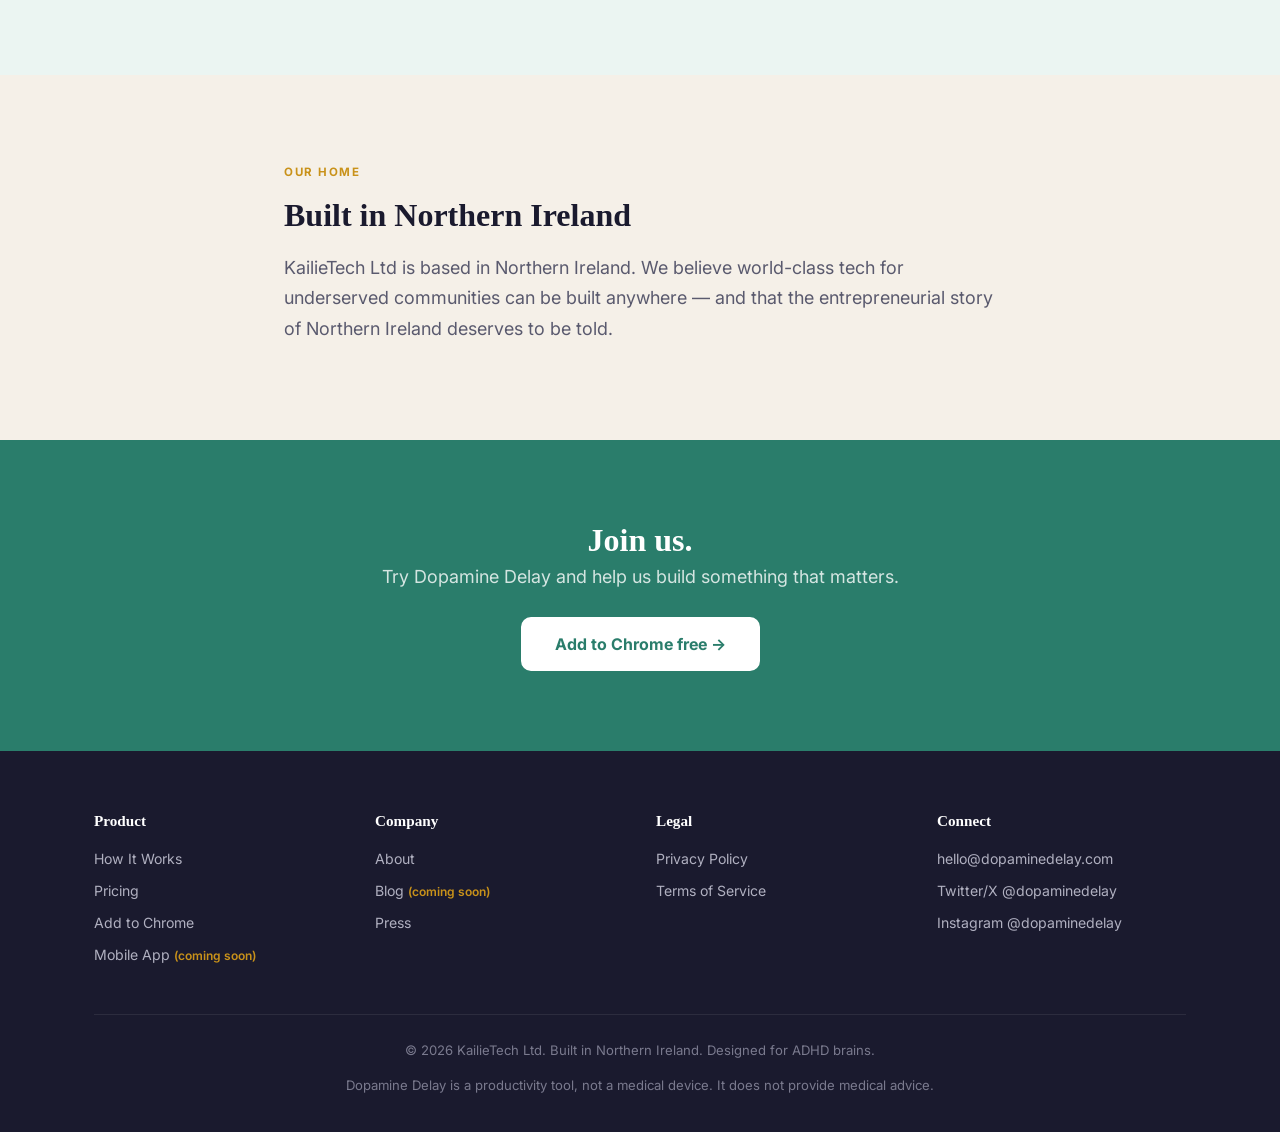
<file: website/about.html>
<!DOCTYPE html>
<html lang="en">
<head>
  <meta charset="UTF-8">
  <meta name="viewport" content="width=device-width, initial-scale=1.0">
  <title>About — Dopamine Delay | Built from the inside</title>
  <meta name="description" content="Meet the team behind Dopamine Delay. Built by people with ADHD, for people with ADHD. Based in Northern Ireland.">
  <meta name="robots" content="index, follow">
  <link rel="canonical" href="https://dopaminedelay.com/about.html">
  <meta property="og:title" content="About — Dopamine Delay">
  <meta property="og:description" content="Built by people with ADHD, for people with ADHD. Based in Northern Ireland.">
  <meta property="og:image" content="/images/og-image.jpg">
  <link rel="icon" type="image/png" href="images/favicon.png">
  <link rel="preconnect" href="https://fonts.googleapis.com">
  <link rel="preconnect" href="https://fonts.gstatic.com" crossorigin>
  <link href="https://fonts.googleapis.com/css2?family=Inter:wght@400;500;600;700&display=swap" rel="stylesheet">
  <link rel="stylesheet" href="css/style.css">
  <link rel="stylesheet" href="css/nav.css">
</head>
<body>

  <!-- NAV -->
  <nav class="nav" role="navigation" aria-label="Main navigation">
    <div class="nav__inner">
      <a href="index.html" class="nav__logo"><span class="nav__logo-icon">⏸</span><span>Dopamine Delay</span></a>
      <ul class="nav__links">
        <li><a href="how-it-works.html" class="nav__link">How It Works</a></li>
        <li><a href="pricing.html" class="nav__link">Pricing</a></li>
        <li><a href="about.html" class="nav__link nav__link--active">About</a></li>
        <li><a href="#chrome-store" class="nav__cta">Add to Chrome</a></li>
      </ul>
      <button class="nav__hamburger" aria-label="Toggle menu" aria-expanded="false"><span></span><span></span><span></span></button>
    </div>
    <div class="nav__mobile">
      <ul class="nav__mobile-links">
        <li><a href="how-it-works.html">How It Works</a></li>
        <li><a href="pricing.html">Pricing</a></li>
        <li><a href="about.html">About</a></li>
      </ul>
      <a href="#chrome-store" class="nav__mobile-cta">Add to Chrome</a>
    </div>
  </nav>
  <div class="nav-spacer"></div>

  <!-- HERO -->
  <section class="section section--cream">
    <div class="container text-center">
      <span class="gold-label">About us</span>
      <h1>Built from the inside.</h1>
      <p style="font-size: 1.1rem; color: #5A5A6E; max-width: 580px; margin: 16px auto 0;">
        We're not researchers studying ADHD from the outside. We live it.
      </p>
    </div>
  </section>

  <!-- MISSION -->
  <section class="section section--teal-tint">
    <div class="container--narrow">
      <span class="gold-label">Our mission</span>
      <h2>Giving that money back.</h2>
      <p style="color: #5A5A6E; margin-top: 16px;">
        Adults with ADHD pay an estimated &pound;1,600 per year more than their neurotypical peers — not because they're careless, but because their brains are differently wired and the digital world is deliberately designed to exploit that.
      </p>
      <p style="color: #5A5A6E;">
        Dopamine Delay exists to give that money back.
      </p>
    </div>
  </section>

  <!-- THE TEAM -->
  <section class="section section--cream">
    <div class="container">
      <div class="text-center">
        <span class="gold-label">The team</span>
        <h2>The people behind the pause</h2>
      </div>
      <div class="team-grid" style="margin-top: 36px;">
        <div class="team-card">
          <h3 class="team-card__name">Gail Cook</h3>
          <p class="team-card__role">Founder &amp; CEO</p>
          <p class="team-card__bio">30 years of commercial leadership. ADHD brain. Built this because she needed it.</p>
        </div>
        <div class="team-card">
          <h3 class="team-card__name">Mythri</h3>
          <p class="team-card__role">Accessibility &amp; Neurodivergent Design</p>
          <p class="team-card__bio">Ensures every design decision works for the brain it's built for.</p>
        </div>
        <div class="team-card">
          <h3 class="team-card__name">John Keenan</h3>
          <p class="team-card__role">Systems Architect</p>
          <p class="team-card__bio">Keeps the infrastructure solid.</p>
        </div>
      </div>
    </div>
  </section>

  <!-- ADVISORS -->
  <section class="section section--teal-tint">
    <div class="container">
      <div class="text-center">
        <span class="gold-label">Advisory board</span>
        <h2>Our advisors</h2>
      </div>
      <div class="grid-2" style="margin-top: 36px; max-width: 700px; margin-left: auto; margin-right: auto;">
        <div class="card text-center">
          <h4>Behavioural Science</h4>
          <p style="font-size: 0.92rem; color: #5A5A6E; margin-top: 8px;">Counsellor and behavioural science advisor.</p>
        </div>
        <div class="card text-center">
          <h4>Gamification &amp; Customer Behaviour</h4>
          <p style="font-size: 0.92rem; color: #5A5A6E; margin-top: 8px;">Ensures rewards reflect real behaviour change, not gaming.</p>
        </div>
      </div>
    </div>
  </section>

  <!-- NORTHERN IRELAND -->
  <section class="section section--cream">
    <div class="container--narrow">
      <span class="gold-label">Our home</span>
      <h2>Built in Northern Ireland</h2>
      <p style="color: #5A5A6E; margin-top: 16px;">
        KailieTech Ltd is based in Northern Ireland. We believe world-class tech for underserved communities can be built anywhere — and that the entrepreneurial story of Northern Ireland deserves to be told.
      </p>
    </div>
  </section>

  <!-- CTA -->
  <section class="section section--teal text-center">
    <div class="container">
      <h2>Join us.</h2>
      <p style="color: rgba(255,255,255,0.8); margin-bottom: 24px;">Try Dopamine Delay and help us build something that matters.</p>
      <a href="#chrome-store" class="btn btn--white">Add to Chrome free &rarr;</a>
    </div>
  </section>

  <!-- FOOTER -->
  <footer class="footer">
    <div class="container">
      <div class="footer-grid">
        <div class="footer-col">
          <h4>Product</h4>
          <ul>
            <li><a href="how-it-works.html">How It Works</a></li>
            <li><a href="pricing.html">Pricing</a></li>
            <li><a href="#chrome-store">Add to Chrome</a></li>
            <li><a href="waitlist.html">Mobile App <span class="coming-soon">(coming soon)</span></a></li>
          </ul>
        </div>
        <div class="footer-col">
          <h4>Company</h4>
          <ul>
            <li><a href="about.html">About</a></li>
            <li><a href="#">Blog <span class="coming-soon">(coming soon)</span></a></li>
            <li><a href="#">Press</a></li>
          </ul>
        </div>
        <div class="footer-col">
          <h4>Legal</h4>
          <ul>
            <li><a href="privacy.html">Privacy Policy</a></li>
            <li><a href="terms.html">Terms of Service</a></li>
          </ul>
        </div>
        <div class="footer-col">
          <h4>Connect</h4>
          <ul>
            <li><a href="mailto:hello@dopaminedelay.com">hello@dopaminedelay.com</a></li>
            <li><a href="https://twitter.com/dopaminedelay" target="_blank" rel="noopener">Twitter/X @dopaminedelay</a></li>
            <li><a href="https://instagram.com/dopaminedelay" target="_blank" rel="noopener">Instagram @dopaminedelay</a></li>
          </ul>
        </div>
      </div>
      <div class="footer-bottom">
        <p>&copy; 2026 KailieTech Ltd. Built in Northern Ireland. Designed for ADHD brains.</p>
        <p class="footer-disclaimer">Dopamine Delay is a productivity tool, not a medical device. It does not provide medical advice.</p>
      </div>
    </div>
  </footer>

  <script src="js/main.js"></script>
</body>
</html>
</file>
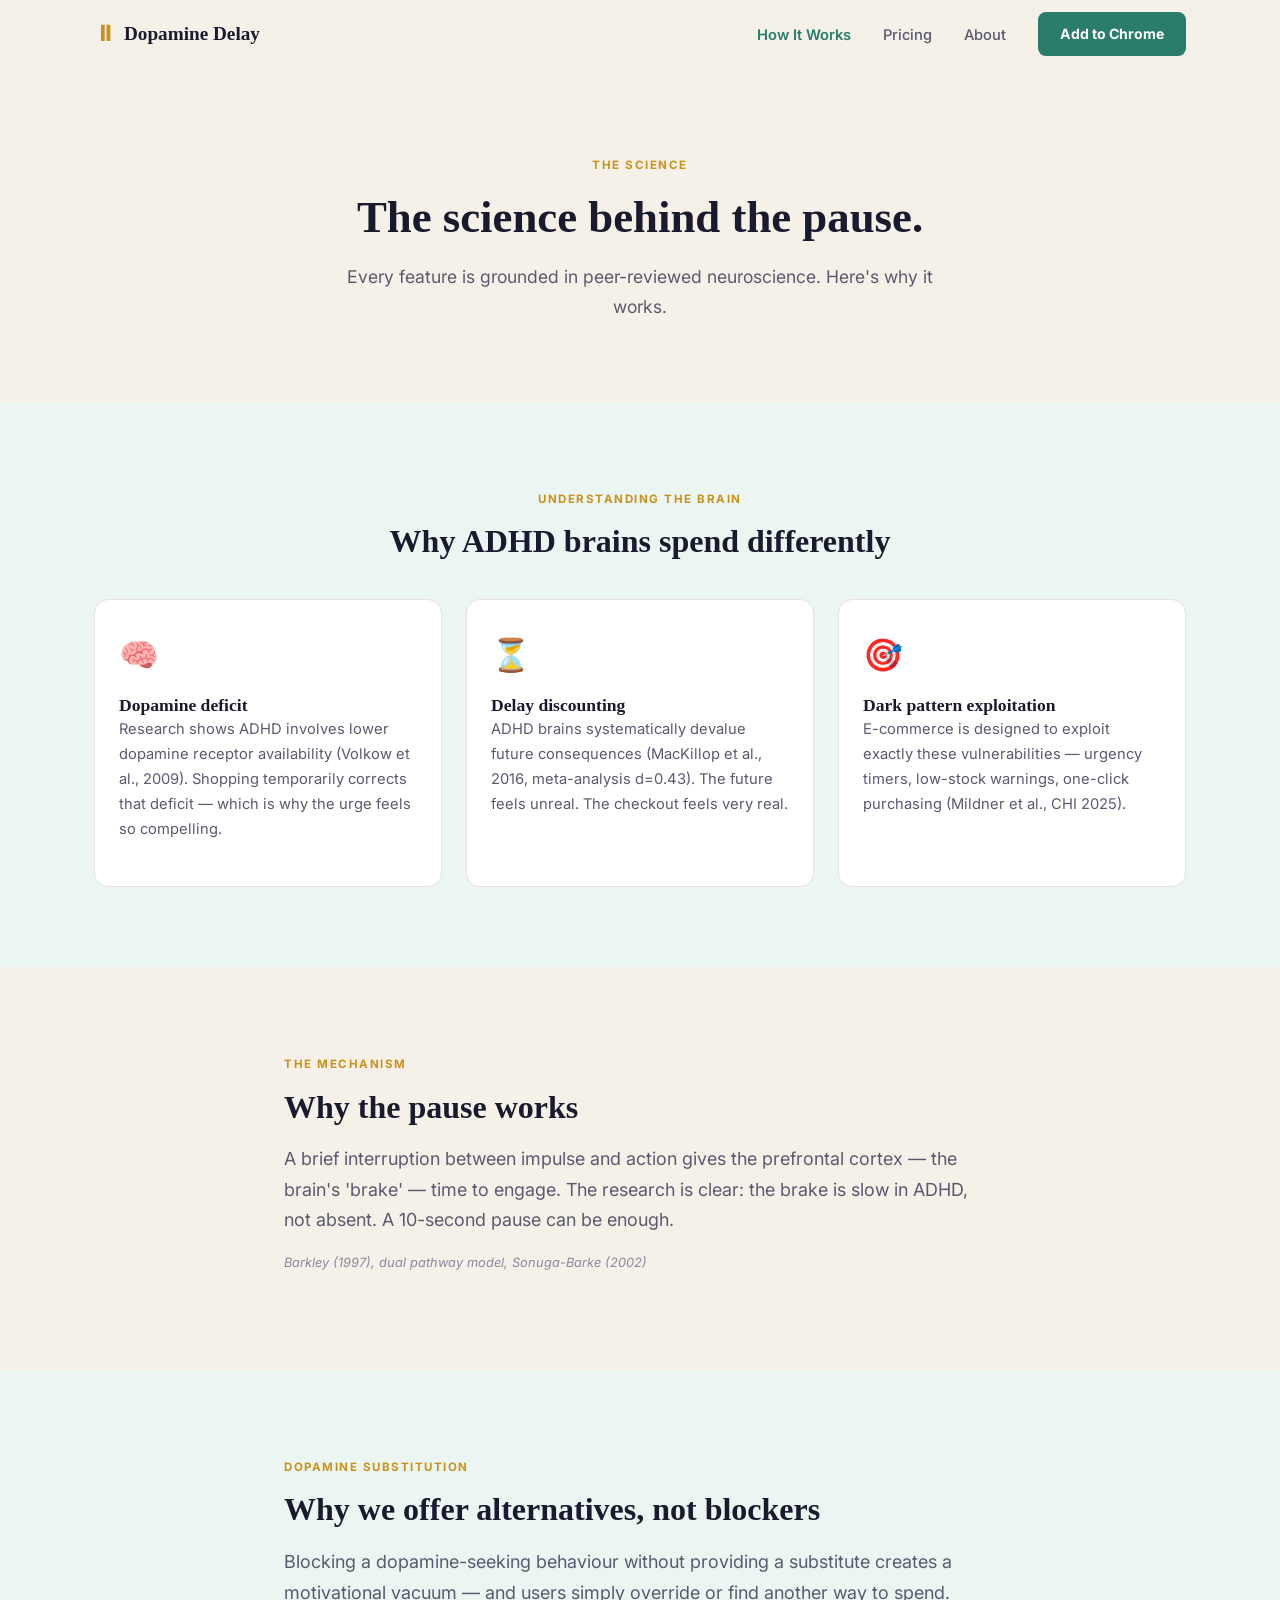
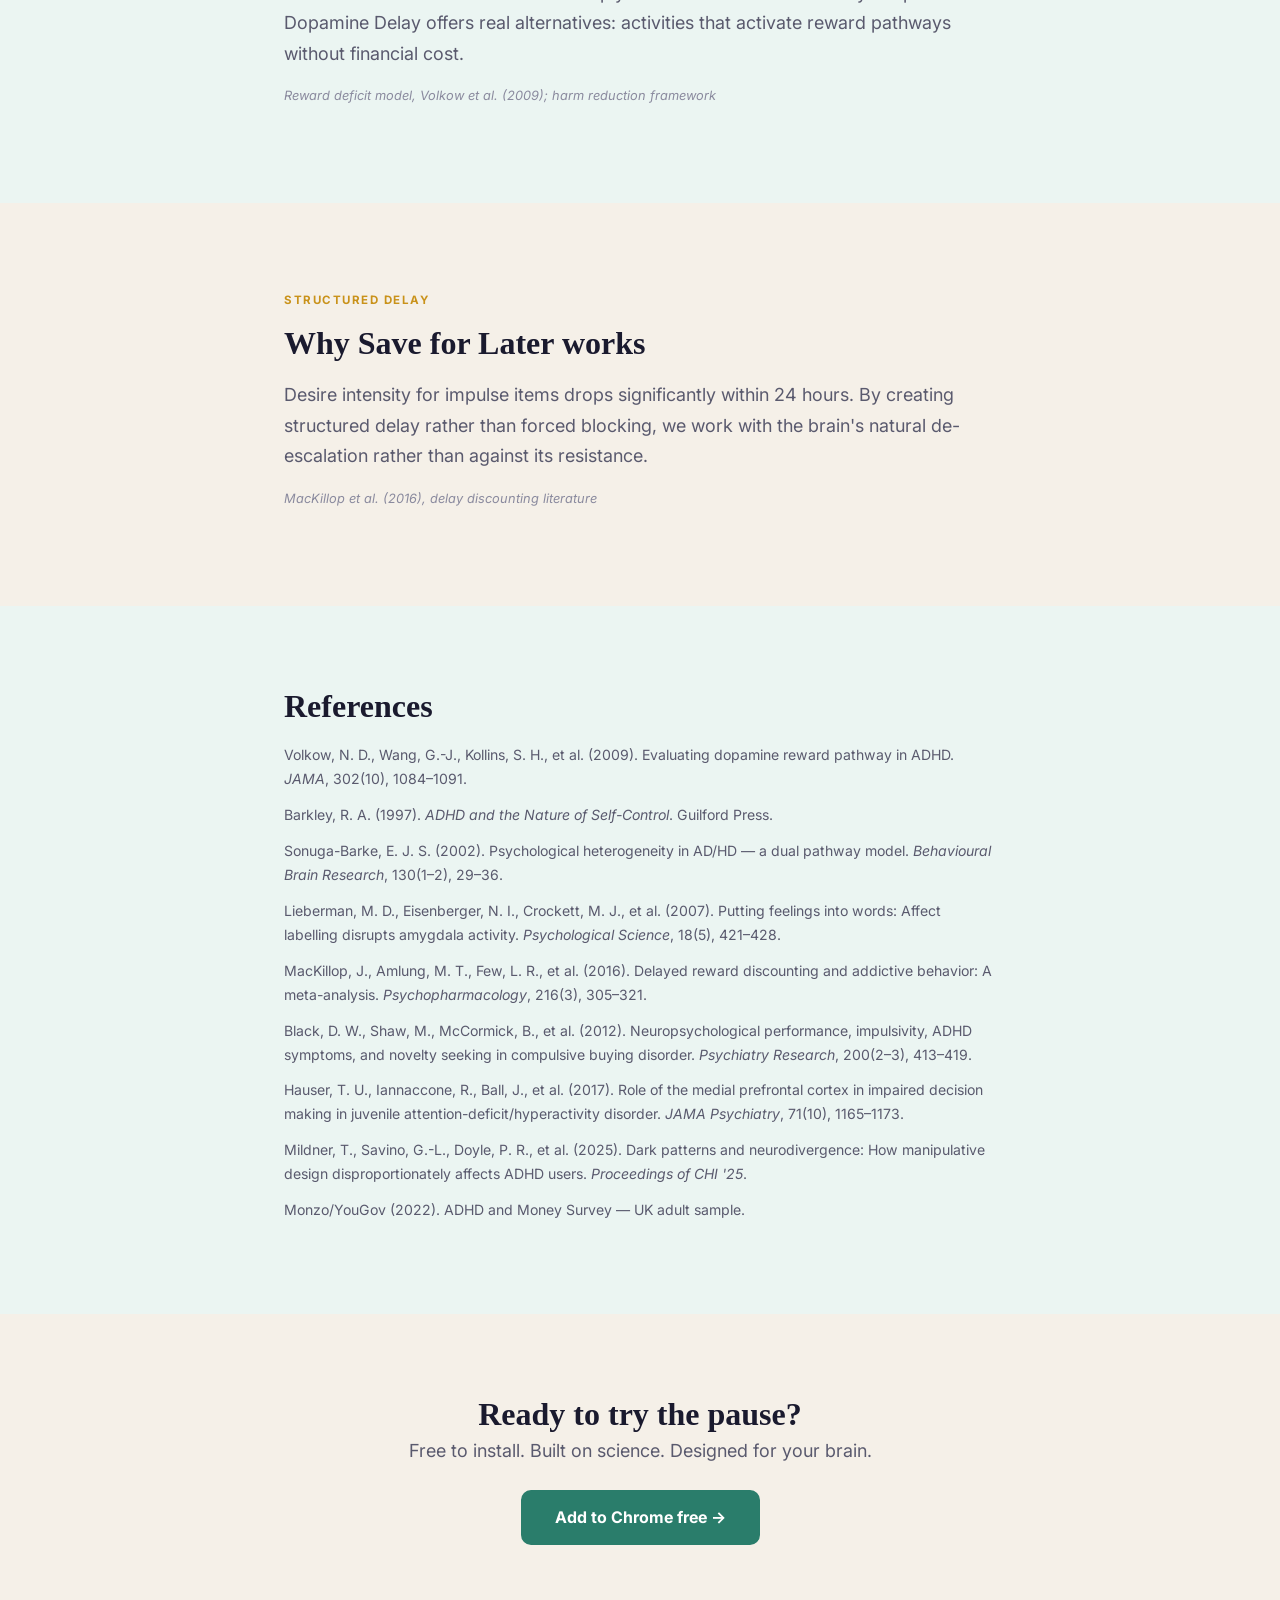
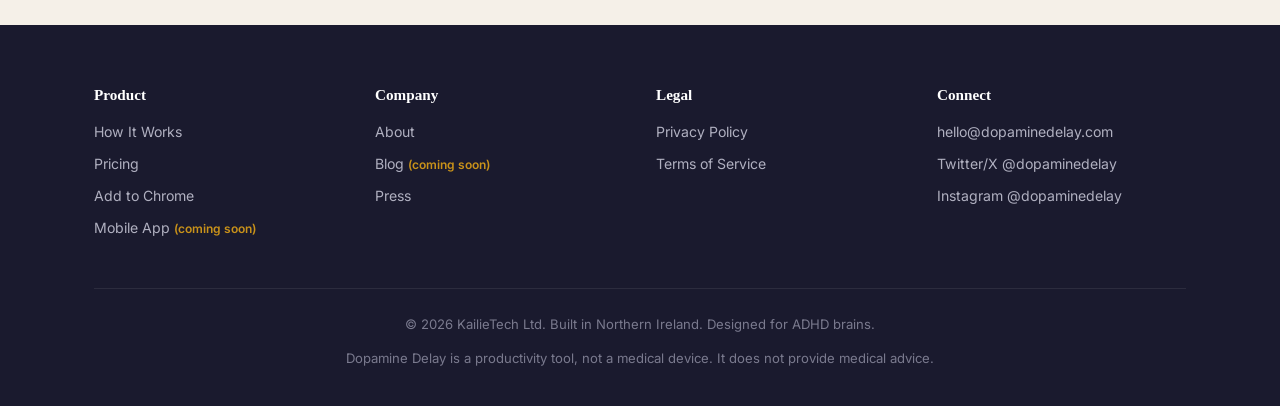
<file: website/how-it-works.html>
<!DOCTYPE html>
<html lang="en">
<head>
  <meta charset="UTF-8">
  <meta name="viewport" content="width=device-width, initial-scale=1.0">
  <title>How It Works — Dopamine Delay | The science behind the pause</title>
  <meta name="description" content="Every feature in Dopamine Delay is grounded in peer-reviewed ADHD neuroscience. Learn why the pause works.">
  <meta name="robots" content="index, follow">
  <link rel="canonical" href="https://dopaminedelay.com/how-it-works.html">
  <meta property="og:title" content="How It Works — Dopamine Delay">
  <meta property="og:description" content="Every feature is grounded in peer-reviewed ADHD neuroscience. Learn why the pause works.">
  <meta property="og:image" content="/images/og-image.jpg">
  <link rel="icon" type="image/png" href="images/favicon.png">
  <link rel="preconnect" href="https://fonts.googleapis.com">
  <link rel="preconnect" href="https://fonts.gstatic.com" crossorigin>
  <link href="https://fonts.googleapis.com/css2?family=Inter:wght@400;500;600;700&display=swap" rel="stylesheet">
  <link rel="stylesheet" href="css/style.css">
  <link rel="stylesheet" href="css/nav.css">
</head>
<body>

  <!-- NAV -->
  <nav class="nav" role="navigation" aria-label="Main navigation">
    <div class="nav__inner">
      <a href="index.html" class="nav__logo"><span class="nav__logo-icon">⏸</span><span>Dopamine Delay</span></a>
      <ul class="nav__links">
        <li><a href="how-it-works.html" class="nav__link nav__link--active">How It Works</a></li>
        <li><a href="pricing.html" class="nav__link">Pricing</a></li>
        <li><a href="about.html" class="nav__link">About</a></li>
        <li><a href="#chrome-store" class="nav__cta">Add to Chrome</a></li>
      </ul>
      <button class="nav__hamburger" aria-label="Toggle menu" aria-expanded="false"><span></span><span></span><span></span></button>
    </div>
    <div class="nav__mobile">
      <ul class="nav__mobile-links">
        <li><a href="how-it-works.html">How It Works</a></li>
        <li><a href="pricing.html">Pricing</a></li>
        <li><a href="about.html">About</a></li>
      </ul>
      <a href="#chrome-store" class="nav__mobile-cta">Add to Chrome</a>
    </div>
  </nav>
  <div class="nav-spacer"></div>

  <!-- HERO -->
  <section class="section section--cream">
    <div class="container text-center">
      <span class="gold-label">The science</span>
      <h1>The science behind the pause.</h1>
      <p style="font-size: 1.1rem; color: #5A5A6E; max-width: 620px; margin: 16px auto 0;">
        Every feature is grounded in peer-reviewed neuroscience. Here's why it works.
      </p>
    </div>
  </section>

  <!-- WHY ADHD BRAINS SPEND DIFFERENTLY -->
  <section class="section section--teal-tint">
    <div class="container">
      <div class="text-center">
        <span class="gold-label">Understanding the brain</span>
        <h2>Why ADHD brains spend differently</h2>
      </div>
      <div class="grid-3" style="margin-top: 36px;">
        <div class="card">
          <div style="font-size: 2rem; margin-bottom: 12px; color: #2A7D6B;">🧠</div>
          <h4>Dopamine deficit</h4>
          <p style="font-size: 0.92rem; color: #5A5A6E;">Research shows ADHD involves lower dopamine receptor availability (Volkow et al., 2009). Shopping temporarily corrects that deficit — which is why the urge feels so compelling.</p>
        </div>
        <div class="card">
          <div style="font-size: 2rem; margin-bottom: 12px; color: #2A7D6B;">⏳</div>
          <h4>Delay discounting</h4>
          <p style="font-size: 0.92rem; color: #5A5A6E;">ADHD brains systematically devalue future consequences (MacKillop et al., 2016, meta-analysis d=0.43). The future feels unreal. The checkout feels very real.</p>
        </div>
        <div class="card">
          <div style="font-size: 2rem; margin-bottom: 12px; color: #2A7D6B;">🎯</div>
          <h4>Dark pattern exploitation</h4>
          <p style="font-size: 0.92rem; color: #5A5A6E;">E-commerce is designed to exploit exactly these vulnerabilities — urgency timers, low-stock warnings, one-click purchasing (Mildner et al., CHI 2025).</p>
        </div>
      </div>
    </div>
  </section>

  <!-- WHY THE PAUSE WORKS -->
  <section class="section section--cream">
    <div class="container--narrow">
      <span class="gold-label">The mechanism</span>
      <h2>Why the pause works</h2>
      <p style="color: #5A5A6E; margin-top: 16px;">
        A brief interruption between impulse and action gives the prefrontal cortex — the brain's 'brake' — time to engage. The research is clear: the brake is slow in ADHD, not absent. A 10-second pause can be enough.
      </p>
      <p class="attribution">Barkley (1997), dual pathway model, Sonuga-Barke (2002)</p>
    </div>
  </section>

  <!-- WHY ALTERNATIVES, NOT BLOCKERS -->
  <section class="section section--teal-tint">
    <div class="container--narrow">
      <span class="gold-label">Dopamine substitution</span>
      <h2>Why we offer alternatives, not blockers</h2>
      <p style="color: #5A5A6E; margin-top: 16px;">
        Blocking a dopamine-seeking behaviour without providing a substitute creates a motivational vacuum — and users simply override or find another way to spend. Dopamine Delay offers real alternatives: activities that activate reward pathways without financial cost.
      </p>
      <p class="attribution">Reward deficit model, Volkow et al. (2009); harm reduction framework</p>
    </div>
  </section>

  <!-- WHY SAVE FOR LATER WORKS -->
  <section class="section section--cream">
    <div class="container--narrow">
      <span class="gold-label">Structured delay</span>
      <h2>Why Save for Later works</h2>
      <p style="color: #5A5A6E; margin-top: 16px;">
        Desire intensity for impulse items drops significantly within 24 hours. By creating structured delay rather than forced blocking, we work with the brain's natural de-escalation rather than against its resistance.
      </p>
      <p class="attribution">MacKillop et al. (2016), delay discounting literature</p>
    </div>
  </section>

  <!-- REFERENCES -->
  <section class="section section--teal-tint">
    <div class="container--narrow">
      <h2>References</h2>
      <ul style="list-style: none; margin-top: 16px;">
        <li style="margin-bottom: 12px; font-size: 0.88rem; color: #5A5A6E;">Volkow, N. D., Wang, G.-J., Kollins, S. H., et al. (2009). Evaluating dopamine reward pathway in ADHD. <em>JAMA</em>, 302(10), 1084–1091.</li>
        <li style="margin-bottom: 12px; font-size: 0.88rem; color: #5A5A6E;">Barkley, R. A. (1997). <em>ADHD and the Nature of Self-Control</em>. Guilford Press.</li>
        <li style="margin-bottom: 12px; font-size: 0.88rem; color: #5A5A6E;">Sonuga-Barke, E. J. S. (2002). Psychological heterogeneity in AD/HD — a dual pathway model. <em>Behavioural Brain Research</em>, 130(1–2), 29–36.</li>
        <li style="margin-bottom: 12px; font-size: 0.88rem; color: #5A5A6E;">Lieberman, M. D., Eisenberger, N. I., Crockett, M. J., et al. (2007). Putting feelings into words: Affect labelling disrupts amygdala activity. <em>Psychological Science</em>, 18(5), 421–428.</li>
        <li style="margin-bottom: 12px; font-size: 0.88rem; color: #5A5A6E;">MacKillop, J., Amlung, M. T., Few, L. R., et al. (2016). Delayed reward discounting and addictive behavior: A meta-analysis. <em>Psychopharmacology</em>, 216(3), 305–321.</li>
        <li style="margin-bottom: 12px; font-size: 0.88rem; color: #5A5A6E;">Black, D. W., Shaw, M., McCormick, B., et al. (2012). Neuropsychological performance, impulsivity, ADHD symptoms, and novelty seeking in compulsive buying disorder. <em>Psychiatry Research</em>, 200(2–3), 413–419.</li>
        <li style="margin-bottom: 12px; font-size: 0.88rem; color: #5A5A6E;">Hauser, T. U., Iannaccone, R., Ball, J., et al. (2017). Role of the medial prefrontal cortex in impaired decision making in juvenile attention-deficit/hyperactivity disorder. <em>JAMA Psychiatry</em>, 71(10), 1165–1173.</li>
        <li style="margin-bottom: 12px; font-size: 0.88rem; color: #5A5A6E;">Mildner, T., Savino, G.-L., Doyle, P. R., et al. (2025). Dark patterns and neurodivergence: How manipulative design disproportionately affects ADHD users. <em>Proceedings of CHI '25</em>.</li>
        <li style="margin-bottom: 12px; font-size: 0.88rem; color: #5A5A6E;">Monzo/YouGov (2022). ADHD and Money Survey — UK adult sample.</li>
      </ul>
    </div>
  </section>

  <!-- CTA -->
  <section class="section section--cream text-center">
    <div class="container">
      <h2>Ready to try the pause?</h2>
      <p style="color: #5A5A6E; margin-bottom: 24px;">Free to install. Built on science. Designed for your brain.</p>
      <a href="#chrome-store" class="btn btn--primary">Add to Chrome free &rarr;</a>
    </div>
  </section>

  <!-- FOOTER -->
  <footer class="footer">
    <div class="container">
      <div class="footer-grid">
        <div class="footer-col">
          <h4>Product</h4>
          <ul>
            <li><a href="how-it-works.html">How It Works</a></li>
            <li><a href="pricing.html">Pricing</a></li>
            <li><a href="#chrome-store">Add to Chrome</a></li>
            <li><a href="waitlist.html">Mobile App <span class="coming-soon">(coming soon)</span></a></li>
          </ul>
        </div>
        <div class="footer-col">
          <h4>Company</h4>
          <ul>
            <li><a href="about.html">About</a></li>
            <li><a href="#">Blog <span class="coming-soon">(coming soon)</span></a></li>
            <li><a href="#">Press</a></li>
          </ul>
        </div>
        <div class="footer-col">
          <h4>Legal</h4>
          <ul>
            <li><a href="privacy.html">Privacy Policy</a></li>
            <li><a href="terms.html">Terms of Service</a></li>
          </ul>
        </div>
        <div class="footer-col">
          <h4>Connect</h4>
          <ul>
            <li><a href="mailto:hello@dopaminedelay.com">hello@dopaminedelay.com</a></li>
            <li><a href="https://twitter.com/dopaminedelay" target="_blank" rel="noopener">Twitter/X @dopaminedelay</a></li>
            <li><a href="https://instagram.com/dopaminedelay" target="_blank" rel="noopener">Instagram @dopaminedelay</a></li>
          </ul>
        </div>
      </div>
      <div class="footer-bottom">
        <p>&copy; 2026 KailieTech Ltd. Built in Northern Ireland. Designed for ADHD brains.</p>
        <p class="footer-disclaimer">Dopamine Delay is a productivity tool, not a medical device. It does not provide medical advice.</p>
      </div>
    </div>
  </footer>

  <script src="js/main.js"></script>
</body>
</html>
</file>
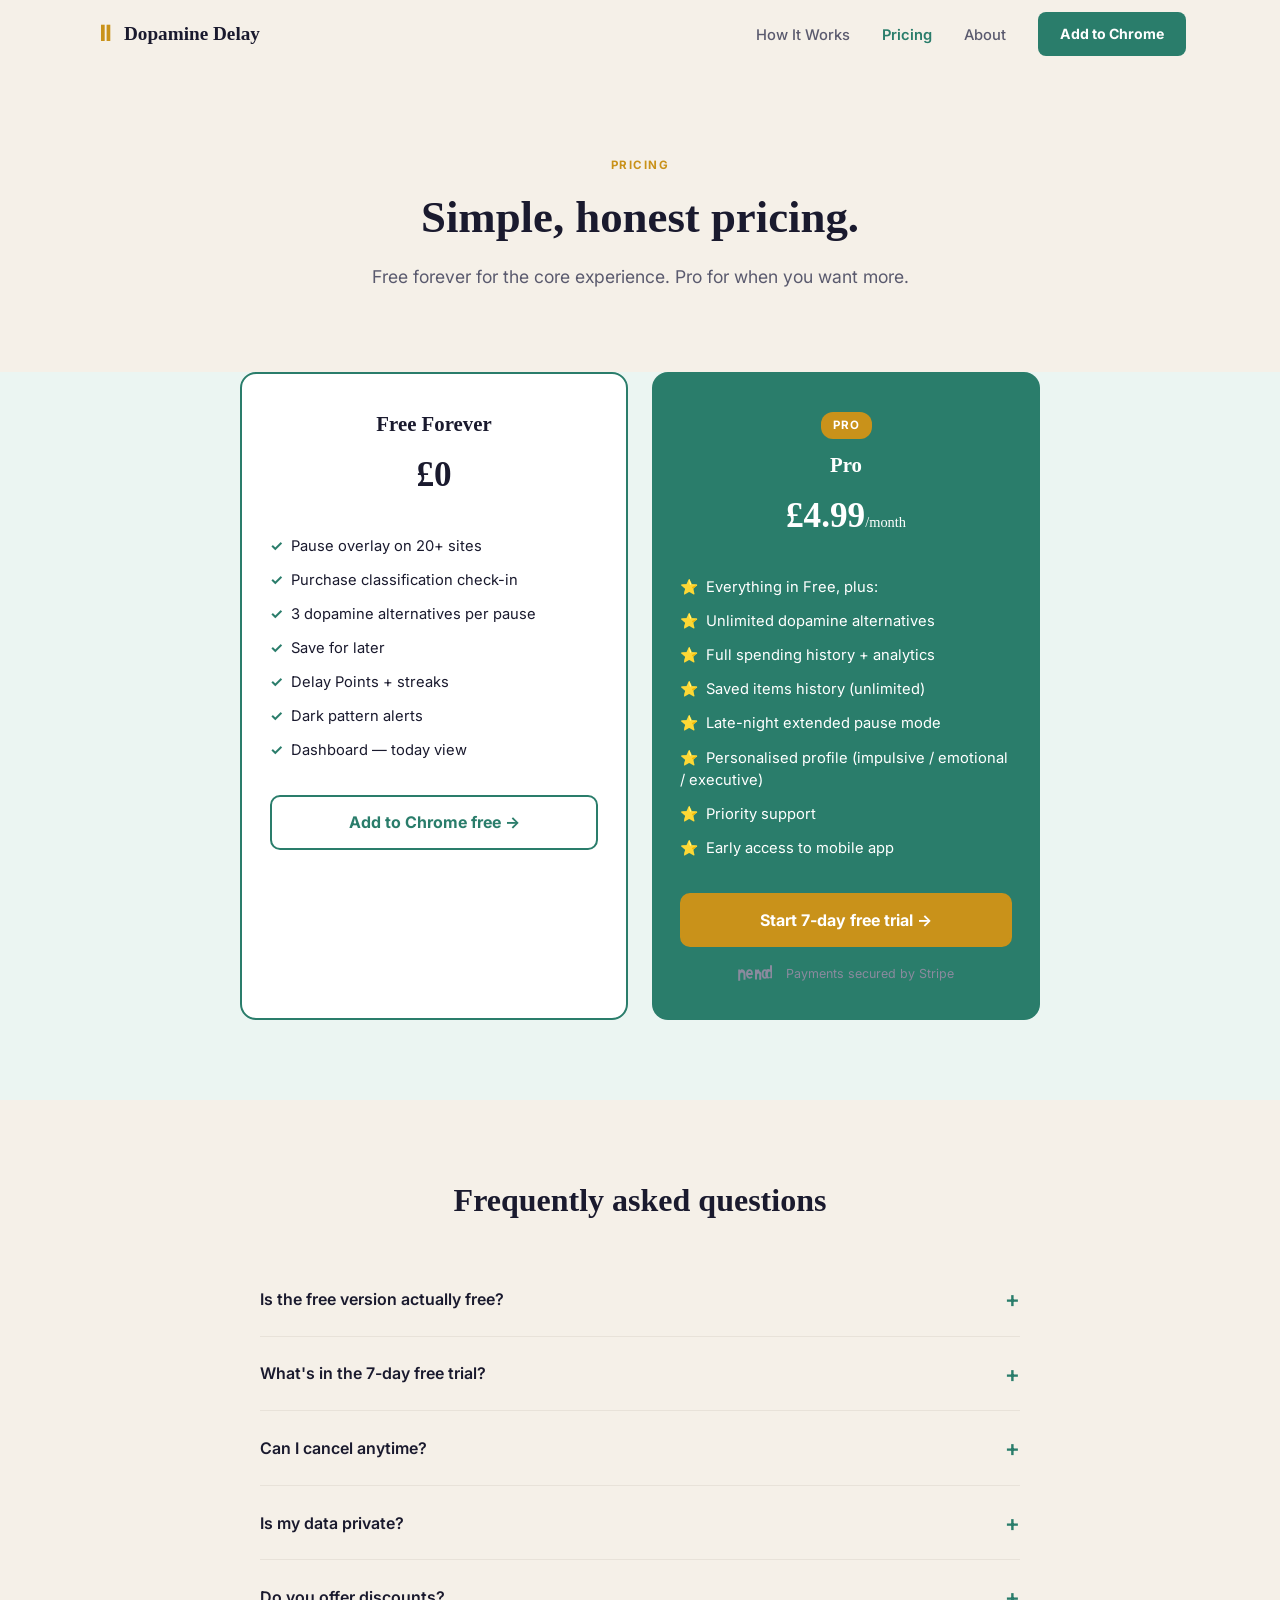
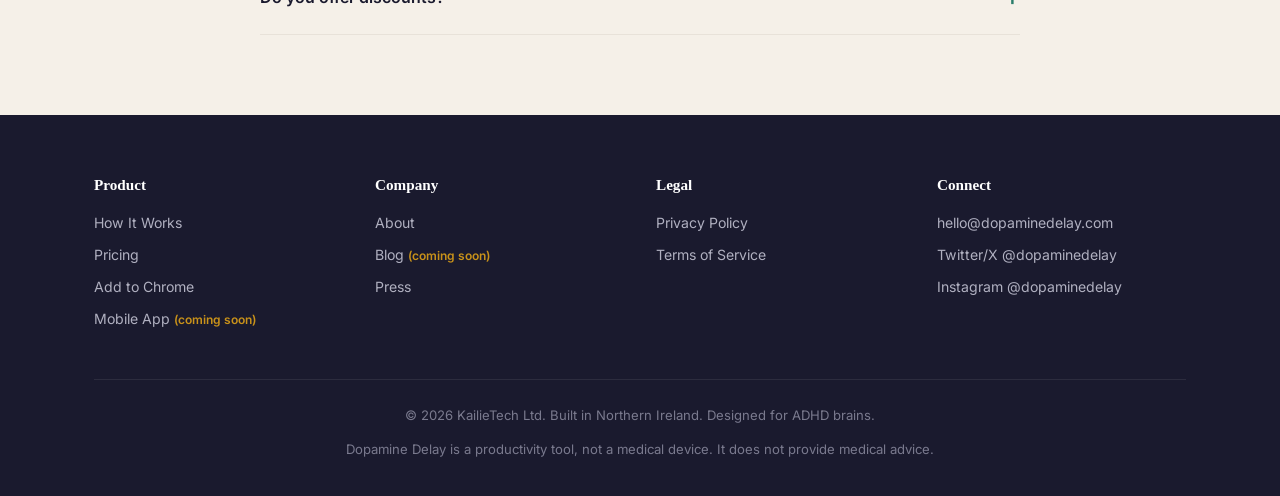
<file: website/pricing.html>
<!DOCTYPE html>
<html lang="en">
<head>
  <meta charset="UTF-8">
  <meta name="viewport" content="width=device-width, initial-scale=1.0">
  <title>Pricing — Dopamine Delay | Free and Pro plans</title>
  <meta name="description" content="Dopamine Delay is free forever for the core experience. Upgrade to Pro for unlimited alternatives, analytics, and priority support.">
  <meta name="robots" content="index, follow">
  <link rel="canonical" href="https://dopaminedelay.com/pricing.html">
  <meta property="og:title" content="Pricing — Dopamine Delay">
  <meta property="og:description" content="Free forever for the core experience. Pro for when you want more.">
  <meta property="og:image" content="/images/og-image.jpg">
  <link rel="icon" type="image/png" href="images/favicon.png">
  <link rel="preconnect" href="https://fonts.googleapis.com">
  <link rel="preconnect" href="https://fonts.gstatic.com" crossorigin>
  <link href="https://fonts.googleapis.com/css2?family=Inter:wght@400;500;600;700&display=swap" rel="stylesheet">
  <link rel="stylesheet" href="css/style.css">
  <link rel="stylesheet" href="css/nav.css">
  <script src="https://js.stripe.com/v3/" defer></script>
</head>
<body>

  <!-- NAV -->
  <nav class="nav" role="navigation" aria-label="Main navigation">
    <div class="nav__inner">
      <a href="index.html" class="nav__logo"><span class="nav__logo-icon">⏸</span><span>Dopamine Delay</span></a>
      <ul class="nav__links">
        <li><a href="how-it-works.html" class="nav__link">How It Works</a></li>
        <li><a href="pricing.html" class="nav__link nav__link--active">Pricing</a></li>
        <li><a href="about.html" class="nav__link">About</a></li>
        <li><a href="#chrome-store" class="nav__cta">Add to Chrome</a></li>
      </ul>
      <button class="nav__hamburger" aria-label="Toggle menu" aria-expanded="false"><span></span><span></span><span></span></button>
    </div>
    <div class="nav__mobile">
      <ul class="nav__mobile-links">
        <li><a href="how-it-works.html">How It Works</a></li>
        <li><a href="pricing.html">Pricing</a></li>
        <li><a href="about.html">About</a></li>
      </ul>
      <a href="#chrome-store" class="nav__mobile-cta">Add to Chrome</a>
    </div>
  </nav>
  <div class="nav-spacer"></div>

  <!-- HERO -->
  <section class="section section--cream">
    <div class="container text-center">
      <span class="gold-label">Pricing</span>
      <h1>Simple, honest pricing.</h1>
      <p style="font-size: 1.1rem; color: #5A5A6E; max-width: 560px; margin: 16px auto 0;">
        Free forever for the core experience. Pro for when you want more.
      </p>
    </div>
  </section>

  <!-- PRICING CARDS -->
  <section class="section section--teal-tint" style="padding-top: 0;">
    <div class="container">
      <div class="pricing-grid" style="margin-top: 0;">
        <!-- Free -->
        <div class="pricing-card pricing-card--free">
          <h3 class="pricing-card__name">Free Forever</h3>
          <div class="pricing-card__price">&pound;0</div>
          <ul class="pricing-features">
            <li>Pause overlay on 20+ sites</li>
            <li>Purchase classification check-in</li>
            <li>3 dopamine alternatives per pause</li>
            <li>Save for later</li>
            <li>Delay Points + streaks</li>
            <li>Dark pattern alerts</li>
            <li>Dashboard — today view</li>
          </ul>
          <a href="#chrome-store" class="btn btn--outline" style="width: 100%;">Add to Chrome free &rarr;</a>
        </div>
        <!-- Pro -->
        <div class="pricing-card pricing-card--pro">
          <span class="pricing-badge">PRO</span>
          <h3 class="pricing-card__name">Pro</h3>
          <div class="pricing-card__price">&pound;4.99<span>/month</span></div>
          <ul class="pricing-features">
            <li>Everything in Free, plus:</li>
            <li>Unlimited dopamine alternatives</li>
            <li>Full spending history + analytics</li>
            <li>Saved items history (unlimited)</li>
            <li>Late-night extended pause mode</li>
            <li>Personalised profile (impulsive / emotional / executive)</li>
            <li>Priority support</li>
            <li>Early access to mobile app</li>
          </ul>
          <!-- Replace STRIPE_PAYMENT_LINK with your actual Stripe Payment Link URL from dashboard.stripe.com -->
          <a href="https://buy.stripe.com/PLACEHOLDER" class="btn btn--gold" style="width: 100%;" data-stripe-checkout>Start 7-day free trial &rarr;</a>
          <div class="stripe-badge">
            <svg width="42" height="17" viewBox="0 0 42 17" fill="none" xmlns="http://www.w3.org/2000/svg" aria-hidden="true">
              <path d="M4.3 4.3c-1.1 0-1.8.5-2.2 1.2l-.1-1H.2v11.2h2V10c0-1.7.8-2.5 1.8-2.5s1.5.7 1.5 1.9v5.3h2V9c0-2.5-1.3-4.7-3.2-4.7zm7.2 0c-2.2 0-3.5 1.7-3.5 4.7 0 2.7 1.3 4.7 3.8 4.7 1 0 2-.4 2.7-1.1l-1-1.3c-.5.4-1 .6-1.5.6-1.1 0-1.8-.7-2-2h4.8c0-.3.1-.7.1-1.1 0-2.8-1.3-4.5-3.4-4.5zm-1.4 3.8c.2-1.2.8-2 1.6-2s1.3.7 1.4 2h-3zm10.5-3.8c-.7 0-1.3.3-1.8.8l-.1-.6H17v10h2V9.6c.3-.7.9-1.2 1.5-1.2.5 0 .7.3.7.8v5.5h2V8.9c0-1.6-.8-2.6-2.1-2.6h.5zm6.3 0c-2.1 0-3.3 1.6-3.3 4.7s1.4 4.7 3.3 4.7c1 0 1.6-.3 2.2-.9l-1-1.3c-.3.3-.7.5-1.1.5-.9 0-1.4-.9-1.4-3s.5-3 1.4-3c.4 0 .8.2 1.1.5l1-1.3c-.5-.6-1.2-.9-2.2-.9zm7-4H32v4.3c-.5-.4-1.1-.6-1.7-.6-1.8 0-3.1 1.8-3.1 4.7 0 3 1.2 4.7 2.9 4.7.8 0 1.5-.4 2-1l.1.8h1.8V.3h-.2zm-2.6 12c-.8 0-1.4-1-1.4-2.9 0-2 .5-3 1.4-3 .4 0 .9.2 1.2.6v4.5c-.3.5-.7.8-1.2.8z" fill="#8A8A9E"/>
            </svg>
            <span>Payments secured by Stripe</span>
          </div>
        </div>
      </div>
    </div>
  </section>

  <!-- FAQ -->
  <section class="section section--cream">
    <div class="container">
      <h2 class="text-center" style="margin-bottom: 40px;">Frequently asked questions</h2>
      <div class="faq-list">
        <div class="faq-item">
          <button class="faq-question">Is the free version actually free?</button>
          <div class="faq-answer">
            <p>Yes, always. The core pause, alternatives, and points system will never go behind a paywall. We built this for the ADHD community and that means access matters.</p>
          </div>
        </div>
        <div class="faq-item">
          <button class="faq-question">What's in the 7-day free trial?</button>
          <div class="faq-answer">
            <p>Full Pro access for 7 days, no card required at signup. At the end of the trial, you choose whether to subscribe. No auto-charges without your explicit action.</p>
          </div>
        </div>
        <div class="faq-item">
          <button class="faq-question">Can I cancel anytime?</button>
          <div class="faq-answer">
            <p>Yes. One click in your account settings. No hoops, no 'are you sure?' loops — we refuse to use the dark patterns we're fighting against.</p>
          </div>
        </div>
        <div class="faq-item">
          <button class="faq-question">Is my data private?</button>
          <div class="faq-answer">
            <p>All data in Phase 1 is stored locally on your device using Chrome's storage system. Nothing is sent to our servers. See our <a href="privacy.html">Privacy Policy</a> for full details.</p>
          </div>
        </div>
        <div class="faq-item">
          <button class="faq-question">Do you offer discounts?</button>
          <div class="faq-answer">
            <p>We offer a reduced rate for students and people on lower incomes. Email <a href="mailto:hello@dopaminedelay.com">hello@dopaminedelay.com</a> and we'll sort it.</p>
          </div>
        </div>
      </div>
    </div>
  </section>

  <!-- FOOTER -->
  <footer class="footer">
    <div class="container">
      <div class="footer-grid">
        <div class="footer-col">
          <h4>Product</h4>
          <ul>
            <li><a href="how-it-works.html">How It Works</a></li>
            <li><a href="pricing.html">Pricing</a></li>
            <li><a href="#chrome-store">Add to Chrome</a></li>
            <li><a href="waitlist.html">Mobile App <span class="coming-soon">(coming soon)</span></a></li>
          </ul>
        </div>
        <div class="footer-col">
          <h4>Company</h4>
          <ul>
            <li><a href="about.html">About</a></li>
            <li><a href="#">Blog <span class="coming-soon">(coming soon)</span></a></li>
            <li><a href="#">Press</a></li>
          </ul>
        </div>
        <div class="footer-col">
          <h4>Legal</h4>
          <ul>
            <li><a href="privacy.html">Privacy Policy</a></li>
            <li><a href="terms.html">Terms of Service</a></li>
          </ul>
        </div>
        <div class="footer-col">
          <h4>Connect</h4>
          <ul>
            <li><a href="mailto:hello@dopaminedelay.com">hello@dopaminedelay.com</a></li>
            <li><a href="https://twitter.com/dopaminedelay" target="_blank" rel="noopener">Twitter/X @dopaminedelay</a></li>
            <li><a href="https://instagram.com/dopaminedelay" target="_blank" rel="noopener">Instagram @dopaminedelay</a></li>
          </ul>
        </div>
      </div>
      <div class="footer-bottom">
        <p>&copy; 2026 KailieTech Ltd. Built in Northern Ireland. Designed for ADHD brains.</p>
        <p class="footer-disclaimer">Dopamine Delay is a productivity tool, not a medical device. It does not provide medical advice.</p>
      </div>
    </div>
  </footer>

  <script src="js/main.js"></script>
  <script src="js/stripe.js"></script>
</body>
</html>
</file>
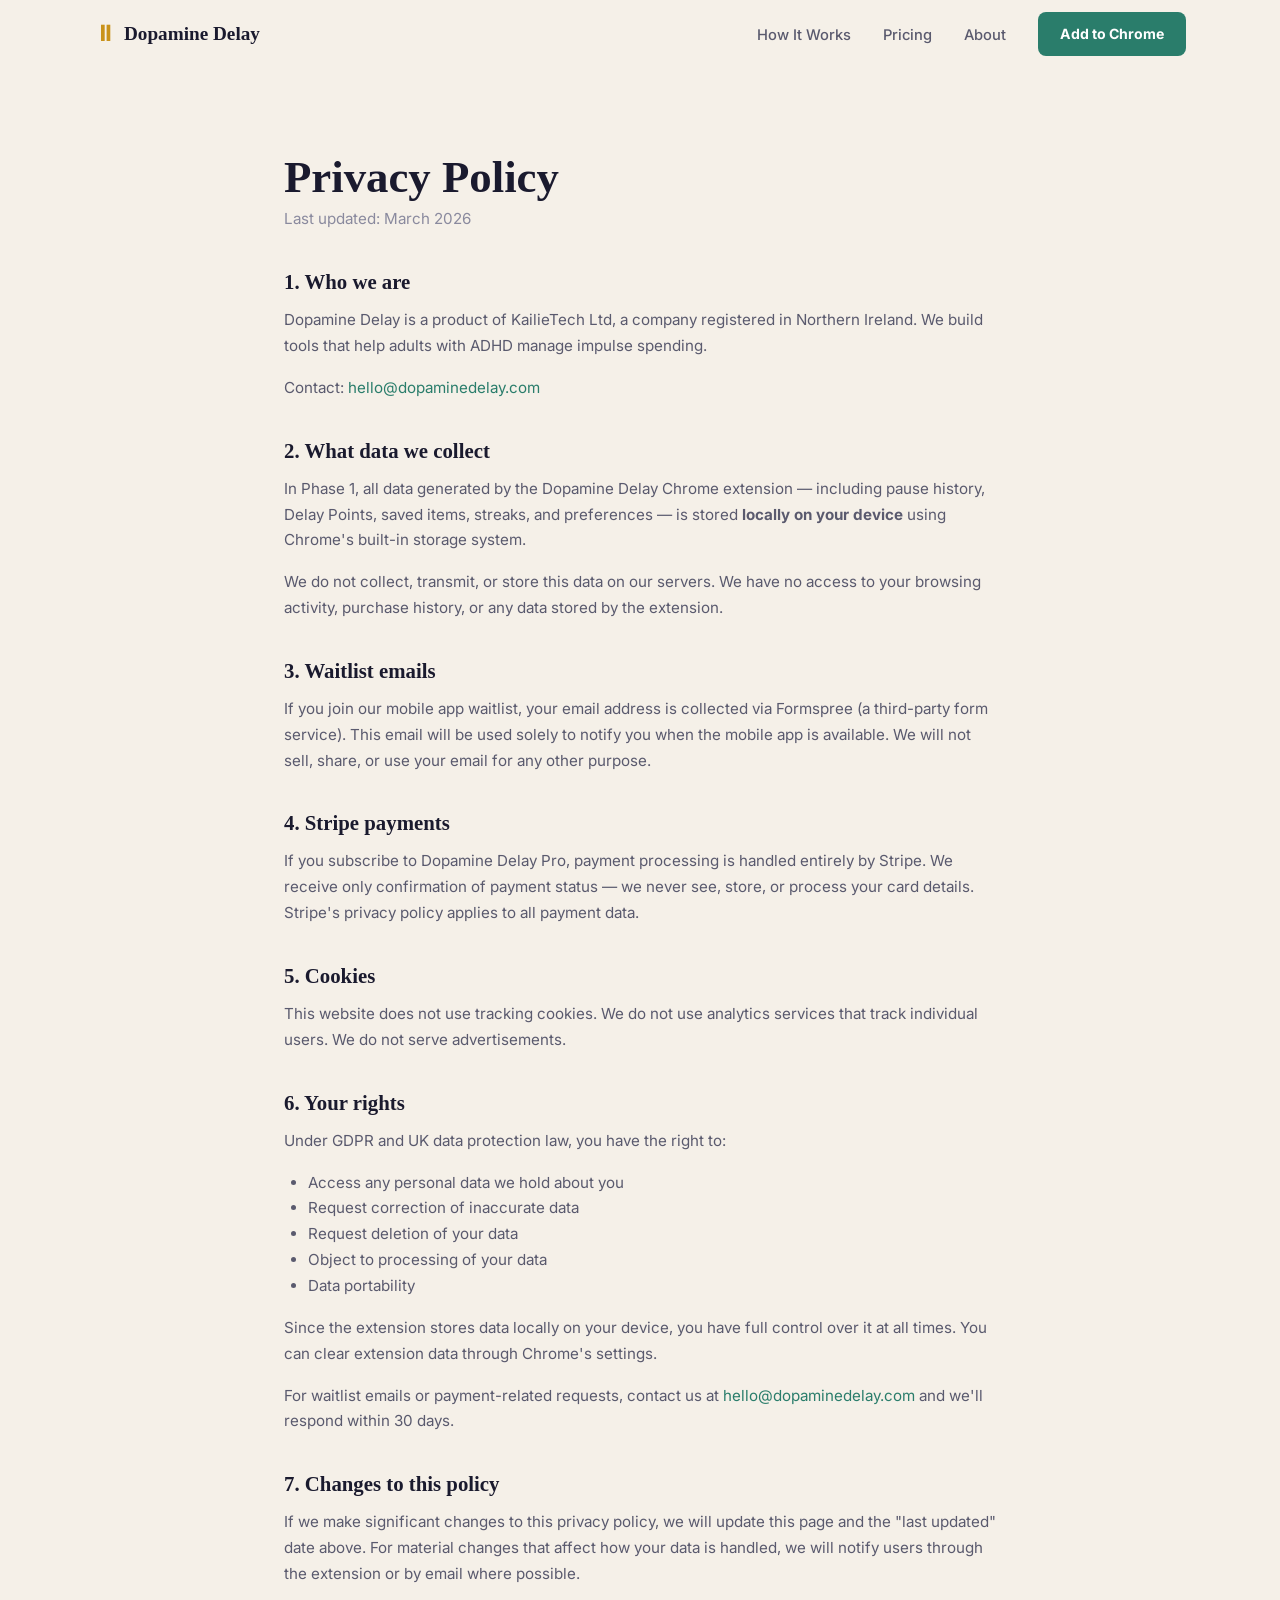
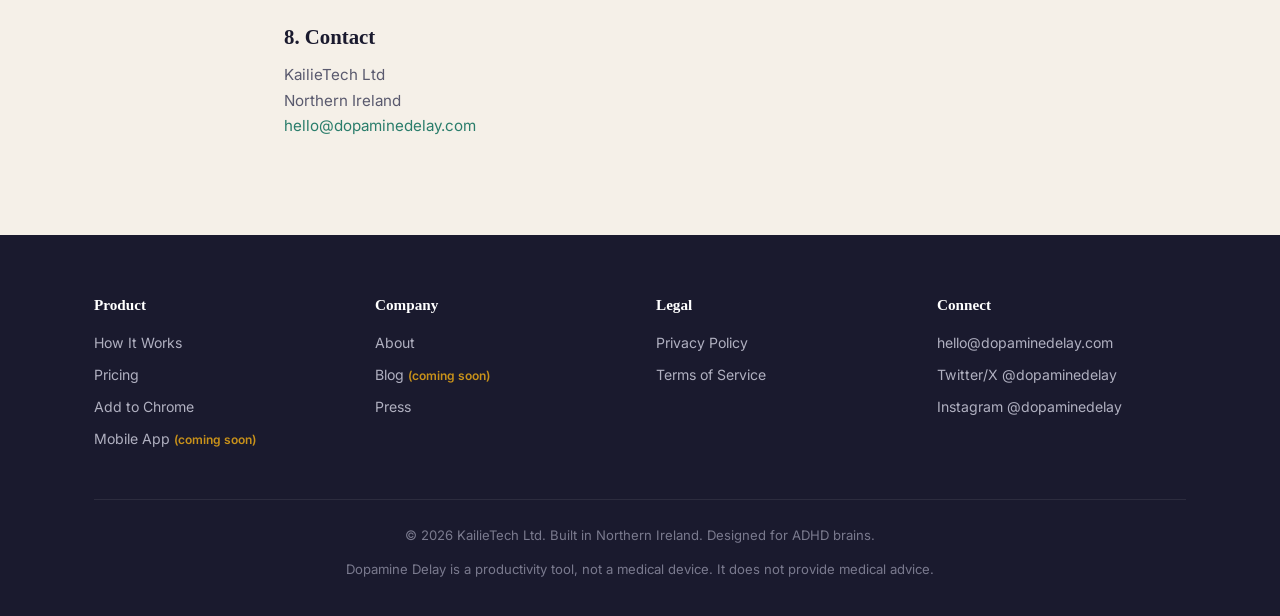
<file: website/privacy.html>
<!DOCTYPE html>
<html lang="en">
<head>
  <meta charset="UTF-8">
  <meta name="viewport" content="width=device-width, initial-scale=1.0">
  <title>Privacy Policy — Dopamine Delay</title>
  <meta name="description" content="Dopamine Delay privacy policy. All data stored locally on your device. No tracking cookies. GDPR-compliant.">
  <meta name="robots" content="index, follow">
  <link rel="canonical" href="https://dopaminedelay.com/privacy.html">
  <meta property="og:title" content="Privacy Policy — Dopamine Delay">
  <meta property="og:description" content="Your data stays on your device. No tracking. No servers.">
  <meta property="og:image" content="/images/og-image.jpg">
  <link rel="icon" type="image/png" href="images/favicon.png">
  <link rel="preconnect" href="https://fonts.googleapis.com">
  <link rel="preconnect" href="https://fonts.gstatic.com" crossorigin>
  <link href="https://fonts.googleapis.com/css2?family=Inter:wght@400;500;600;700&display=swap" rel="stylesheet">
  <link rel="stylesheet" href="css/style.css">
  <link rel="stylesheet" href="css/nav.css">
</head>
<body>

  <!-- NAV -->
  <nav class="nav" role="navigation" aria-label="Main navigation">
    <div class="nav__inner">
      <a href="index.html" class="nav__logo"><span class="nav__logo-icon">⏸</span><span>Dopamine Delay</span></a>
      <ul class="nav__links">
        <li><a href="how-it-works.html" class="nav__link">How It Works</a></li>
        <li><a href="pricing.html" class="nav__link">Pricing</a></li>
        <li><a href="about.html" class="nav__link">About</a></li>
        <li><a href="#chrome-store" class="nav__cta">Add to Chrome</a></li>
      </ul>
      <button class="nav__hamburger" aria-label="Toggle menu" aria-expanded="false"><span></span><span></span><span></span></button>
    </div>
    <div class="nav__mobile">
      <ul class="nav__mobile-links">
        <li><a href="how-it-works.html">How It Works</a></li>
        <li><a href="pricing.html">Pricing</a></li>
        <li><a href="about.html">About</a></li>
      </ul>
      <a href="#chrome-store" class="nav__mobile-cta">Add to Chrome</a>
    </div>
  </nav>
  <div class="nav-spacer"></div>

  <!-- CONTENT -->
  <section class="section section--cream">
    <div class="legal-content">
      <h1>Privacy Policy</h1>
      <p style="color: #8A8A9E; margin-bottom: 36px;">Last updated: March 2026</p>

      <h2>1. Who we are</h2>
      <p>Dopamine Delay is a product of KailieTech Ltd, a company registered in Northern Ireland. We build tools that help adults with ADHD manage impulse spending.</p>
      <p>Contact: <a href="mailto:hello@dopaminedelay.com">hello@dopaminedelay.com</a></p>

      <h2>2. What data we collect</h2>
      <p>In Phase 1, all data generated by the Dopamine Delay Chrome extension — including pause history, Delay Points, saved items, streaks, and preferences — is stored <strong>locally on your device</strong> using Chrome's built-in storage system.</p>
      <p>We do not collect, transmit, or store this data on our servers. We have no access to your browsing activity, purchase history, or any data stored by the extension.</p>

      <h2>3. Waitlist emails</h2>
      <p>If you join our mobile app waitlist, your email address is collected via Formspree (a third-party form service). This email will be used solely to notify you when the mobile app is available. We will not sell, share, or use your email for any other purpose.</p>

      <h2>4. Stripe payments</h2>
      <p>If you subscribe to Dopamine Delay Pro, payment processing is handled entirely by Stripe. We receive only confirmation of payment status — we never see, store, or process your card details. Stripe's privacy policy applies to all payment data.</p>

      <h2>5. Cookies</h2>
      <p>This website does not use tracking cookies. We do not use analytics services that track individual users. We do not serve advertisements.</p>

      <h2>6. Your rights</h2>
      <p>Under GDPR and UK data protection law, you have the right to:</p>
      <ul>
        <li>Access any personal data we hold about you</li>
        <li>Request correction of inaccurate data</li>
        <li>Request deletion of your data</li>
        <li>Object to processing of your data</li>
        <li>Data portability</li>
      </ul>
      <p>Since the extension stores data locally on your device, you have full control over it at all times. You can clear extension data through Chrome's settings.</p>
      <p>For waitlist emails or payment-related requests, contact us at <a href="mailto:hello@dopaminedelay.com">hello@dopaminedelay.com</a> and we'll respond within 30 days.</p>

      <h2>7. Changes to this policy</h2>
      <p>If we make significant changes to this privacy policy, we will update this page and the "last updated" date above. For material changes that affect how your data is handled, we will notify users through the extension or by email where possible.</p>

      <h2>8. Contact</h2>
      <p>
        KailieTech Ltd<br>
        Northern Ireland<br>
        <a href="mailto:hello@dopaminedelay.com">hello@dopaminedelay.com</a>
      </p>
    </div>
  </section>

  <!-- FOOTER -->
  <footer class="footer">
    <div class="container">
      <div class="footer-grid">
        <div class="footer-col">
          <h4>Product</h4>
          <ul>
            <li><a href="how-it-works.html">How It Works</a></li>
            <li><a href="pricing.html">Pricing</a></li>
            <li><a href="#chrome-store">Add to Chrome</a></li>
            <li><a href="waitlist.html">Mobile App <span class="coming-soon">(coming soon)</span></a></li>
          </ul>
        </div>
        <div class="footer-col">
          <h4>Company</h4>
          <ul>
            <li><a href="about.html">About</a></li>
            <li><a href="#">Blog <span class="coming-soon">(coming soon)</span></a></li>
            <li><a href="#">Press</a></li>
          </ul>
        </div>
        <div class="footer-col">
          <h4>Legal</h4>
          <ul>
            <li><a href="privacy.html">Privacy Policy</a></li>
            <li><a href="terms.html">Terms of Service</a></li>
          </ul>
        </div>
        <div class="footer-col">
          <h4>Connect</h4>
          <ul>
            <li><a href="mailto:hello@dopaminedelay.com">hello@dopaminedelay.com</a></li>
            <li><a href="https://twitter.com/dopaminedelay" target="_blank" rel="noopener">Twitter/X @dopaminedelay</a></li>
            <li><a href="https://instagram.com/dopaminedelay" target="_blank" rel="noopener">Instagram @dopaminedelay</a></li>
          </ul>
        </div>
      </div>
      <div class="footer-bottom">
        <p>&copy; 2026 KailieTech Ltd. Built in Northern Ireland. Designed for ADHD brains.</p>
        <p class="footer-disclaimer">Dopamine Delay is a productivity tool, not a medical device. It does not provide medical advice.</p>
      </div>
    </div>
  </footer>

  <script src="js/main.js"></script>
</body>
</html>
</file>
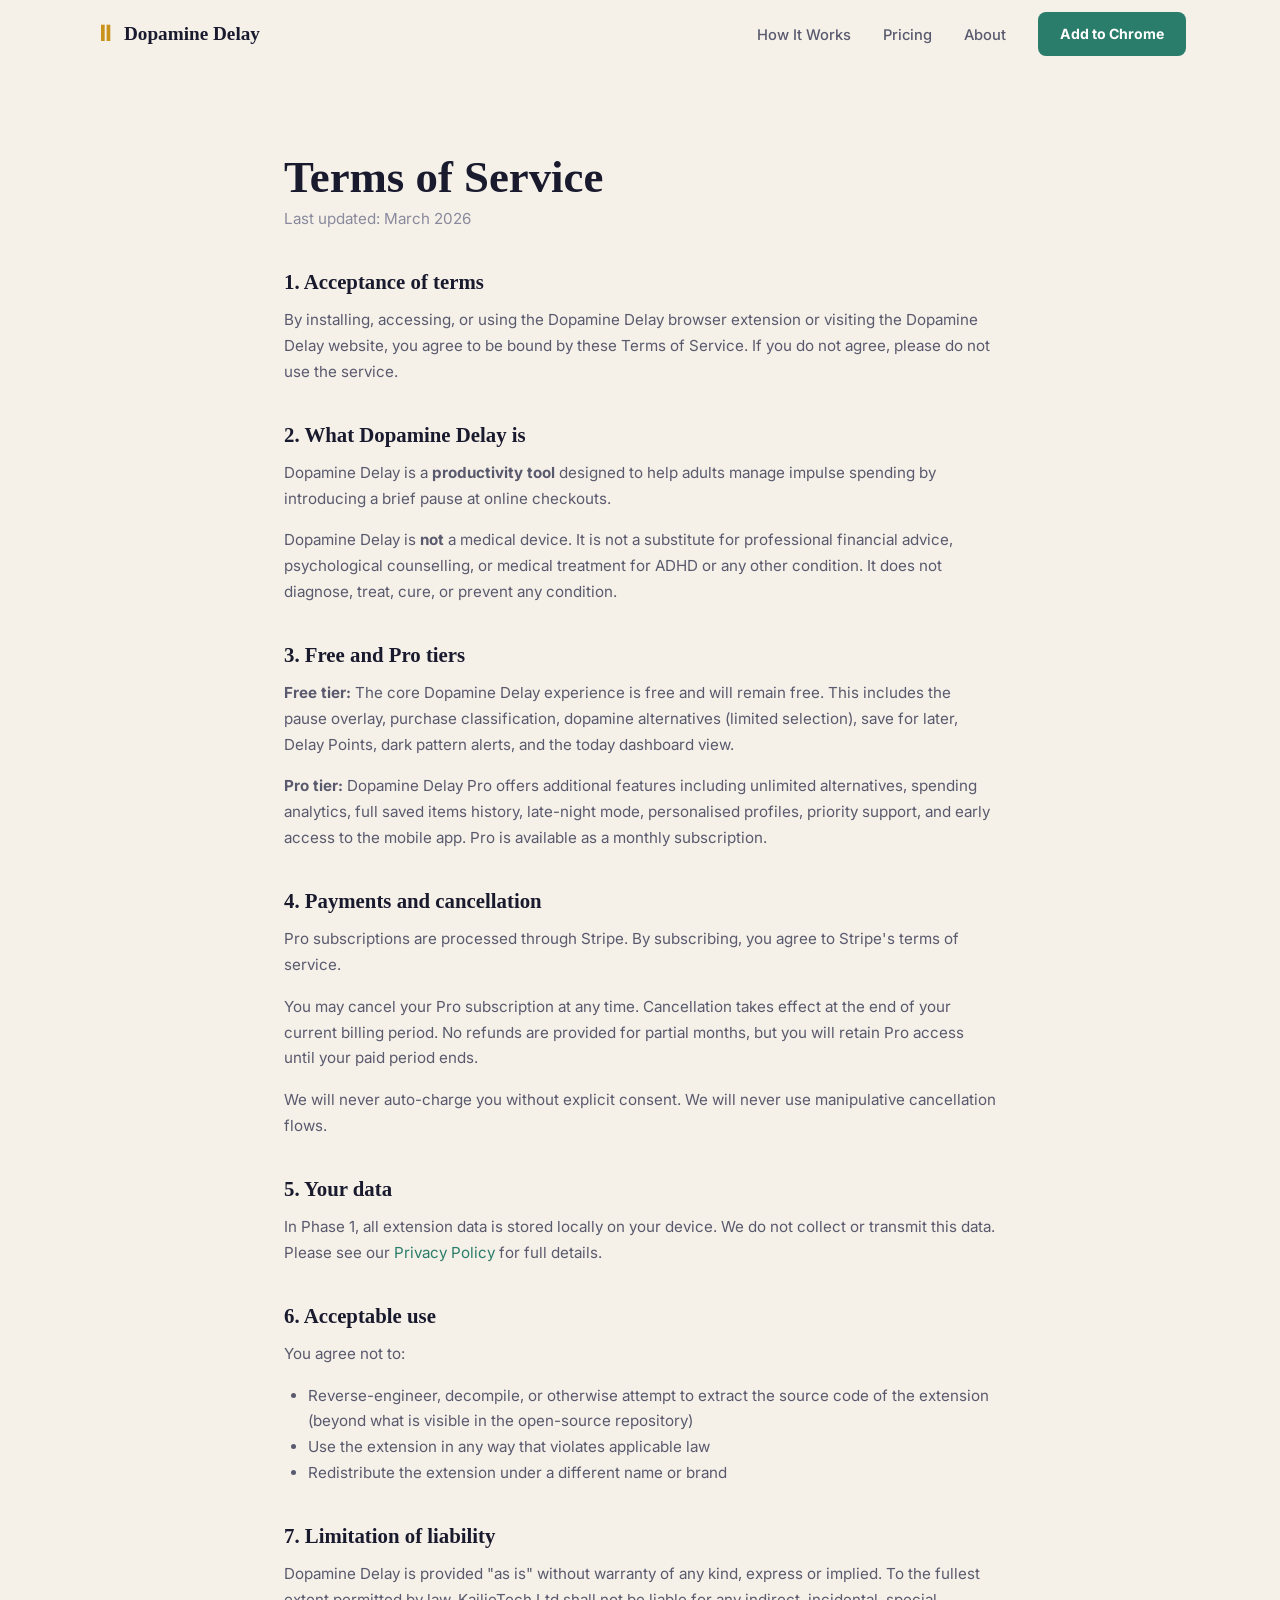
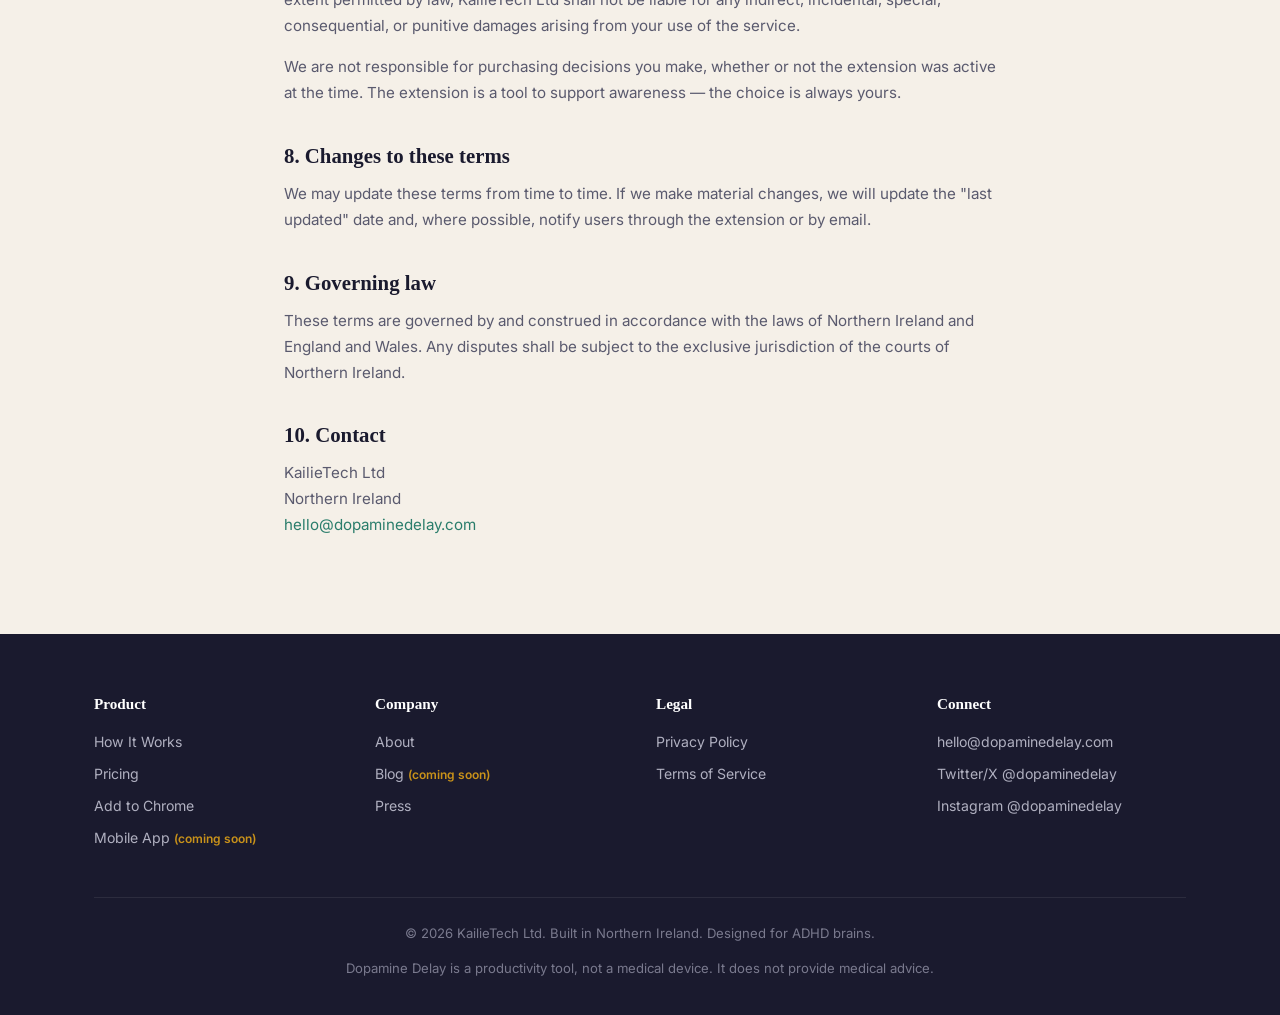
<file: website/terms.html>
<!DOCTYPE html>
<html lang="en">
<head>
  <meta charset="UTF-8">
  <meta name="viewport" content="width=device-width, initial-scale=1.0">
  <title>Terms of Service — Dopamine Delay</title>
  <meta name="description" content="Dopamine Delay terms of service. A productivity tool, not a medical device.">
  <meta name="robots" content="index, follow">
  <link rel="canonical" href="https://dopaminedelay.com/terms.html">
  <meta property="og:title" content="Terms of Service — Dopamine Delay">
  <meta property="og:description" content="Terms of service for Dopamine Delay.">
  <meta property="og:image" content="/images/og-image.jpg">
  <link rel="icon" type="image/png" href="images/favicon.png">
  <link rel="preconnect" href="https://fonts.googleapis.com">
  <link rel="preconnect" href="https://fonts.gstatic.com" crossorigin>
  <link href="https://fonts.googleapis.com/css2?family=Inter:wght@400;500;600;700&display=swap" rel="stylesheet">
  <link rel="stylesheet" href="css/style.css">
  <link rel="stylesheet" href="css/nav.css">
</head>
<body>

  <!-- NAV -->
  <nav class="nav" role="navigation" aria-label="Main navigation">
    <div class="nav__inner">
      <a href="index.html" class="nav__logo"><span class="nav__logo-icon">⏸</span><span>Dopamine Delay</span></a>
      <ul class="nav__links">
        <li><a href="how-it-works.html" class="nav__link">How It Works</a></li>
        <li><a href="pricing.html" class="nav__link">Pricing</a></li>
        <li><a href="about.html" class="nav__link">About</a></li>
        <li><a href="#chrome-store" class="nav__cta">Add to Chrome</a></li>
      </ul>
      <button class="nav__hamburger" aria-label="Toggle menu" aria-expanded="false"><span></span><span></span><span></span></button>
    </div>
    <div class="nav__mobile">
      <ul class="nav__mobile-links">
        <li><a href="how-it-works.html">How It Works</a></li>
        <li><a href="pricing.html">Pricing</a></li>
        <li><a href="about.html">About</a></li>
      </ul>
      <a href="#chrome-store" class="nav__mobile-cta">Add to Chrome</a>
    </div>
  </nav>
  <div class="nav-spacer"></div>

  <!-- CONTENT -->
  <section class="section section--cream">
    <div class="legal-content">
      <h1>Terms of Service</h1>
      <p style="color: #8A8A9E; margin-bottom: 36px;">Last updated: March 2026</p>

      <h2>1. Acceptance of terms</h2>
      <p>By installing, accessing, or using the Dopamine Delay browser extension or visiting the Dopamine Delay website, you agree to be bound by these Terms of Service. If you do not agree, please do not use the service.</p>

      <h2>2. What Dopamine Delay is</h2>
      <p>Dopamine Delay is a <strong>productivity tool</strong> designed to help adults manage impulse spending by introducing a brief pause at online checkouts.</p>
      <p>Dopamine Delay is <strong>not</strong> a medical device. It is not a substitute for professional financial advice, psychological counselling, or medical treatment for ADHD or any other condition. It does not diagnose, treat, cure, or prevent any condition.</p>

      <h2>3. Free and Pro tiers</h2>
      <p><strong>Free tier:</strong> The core Dopamine Delay experience is free and will remain free. This includes the pause overlay, purchase classification, dopamine alternatives (limited selection), save for later, Delay Points, dark pattern alerts, and the today dashboard view.</p>
      <p><strong>Pro tier:</strong> Dopamine Delay Pro offers additional features including unlimited alternatives, spending analytics, full saved items history, late-night mode, personalised profiles, priority support, and early access to the mobile app. Pro is available as a monthly subscription.</p>

      <h2>4. Payments and cancellation</h2>
      <p>Pro subscriptions are processed through Stripe. By subscribing, you agree to Stripe's terms of service.</p>
      <p>You may cancel your Pro subscription at any time. Cancellation takes effect at the end of your current billing period. No refunds are provided for partial months, but you will retain Pro access until your paid period ends.</p>
      <p>We will never auto-charge you without explicit consent. We will never use manipulative cancellation flows.</p>

      <h2>5. Your data</h2>
      <p>In Phase 1, all extension data is stored locally on your device. We do not collect or transmit this data. Please see our <a href="privacy.html">Privacy Policy</a> for full details.</p>

      <h2>6. Acceptable use</h2>
      <p>You agree not to:</p>
      <ul>
        <li>Reverse-engineer, decompile, or otherwise attempt to extract the source code of the extension (beyond what is visible in the open-source repository)</li>
        <li>Use the extension in any way that violates applicable law</li>
        <li>Redistribute the extension under a different name or brand</li>
      </ul>

      <h2>7. Limitation of liability</h2>
      <p>Dopamine Delay is provided "as is" without warranty of any kind, express or implied. To the fullest extent permitted by law, KailieTech Ltd shall not be liable for any indirect, incidental, special, consequential, or punitive damages arising from your use of the service.</p>
      <p>We are not responsible for purchasing decisions you make, whether or not the extension was active at the time. The extension is a tool to support awareness — the choice is always yours.</p>

      <h2>8. Changes to these terms</h2>
      <p>We may update these terms from time to time. If we make material changes, we will update the "last updated" date and, where possible, notify users through the extension or by email.</p>

      <h2>9. Governing law</h2>
      <p>These terms are governed by and construed in accordance with the laws of Northern Ireland and England and Wales. Any disputes shall be subject to the exclusive jurisdiction of the courts of Northern Ireland.</p>

      <h2>10. Contact</h2>
      <p>
        KailieTech Ltd<br>
        Northern Ireland<br>
        <a href="mailto:hello@dopaminedelay.com">hello@dopaminedelay.com</a>
      </p>
    </div>
  </section>

  <!-- FOOTER -->
  <footer class="footer">
    <div class="container">
      <div class="footer-grid">
        <div class="footer-col">
          <h4>Product</h4>
          <ul>
            <li><a href="how-it-works.html">How It Works</a></li>
            <li><a href="pricing.html">Pricing</a></li>
            <li><a href="#chrome-store">Add to Chrome</a></li>
            <li><a href="waitlist.html">Mobile App <span class="coming-soon">(coming soon)</span></a></li>
          </ul>
        </div>
        <div class="footer-col">
          <h4>Company</h4>
          <ul>
            <li><a href="about.html">About</a></li>
            <li><a href="#">Blog <span class="coming-soon">(coming soon)</span></a></li>
            <li><a href="#">Press</a></li>
          </ul>
        </div>
        <div class="footer-col">
          <h4>Legal</h4>
          <ul>
            <li><a href="privacy.html">Privacy Policy</a></li>
            <li><a href="terms.html">Terms of Service</a></li>
          </ul>
        </div>
        <div class="footer-col">
          <h4>Connect</h4>
          <ul>
            <li><a href="mailto:hello@dopaminedelay.com">hello@dopaminedelay.com</a></li>
            <li><a href="https://twitter.com/dopaminedelay" target="_blank" rel="noopener">Twitter/X @dopaminedelay</a></li>
            <li><a href="https://instagram.com/dopaminedelay" target="_blank" rel="noopener">Instagram @dopaminedelay</a></li>
          </ul>
        </div>
      </div>
      <div class="footer-bottom">
        <p>&copy; 2026 KailieTech Ltd. Built in Northern Ireland. Designed for ADHD brains.</p>
        <p class="footer-disclaimer">Dopamine Delay is a productivity tool, not a medical device. It does not provide medical advice.</p>
      </div>
    </div>
  </footer>

  <script src="js/main.js"></script>
</body>
</html>
</file>
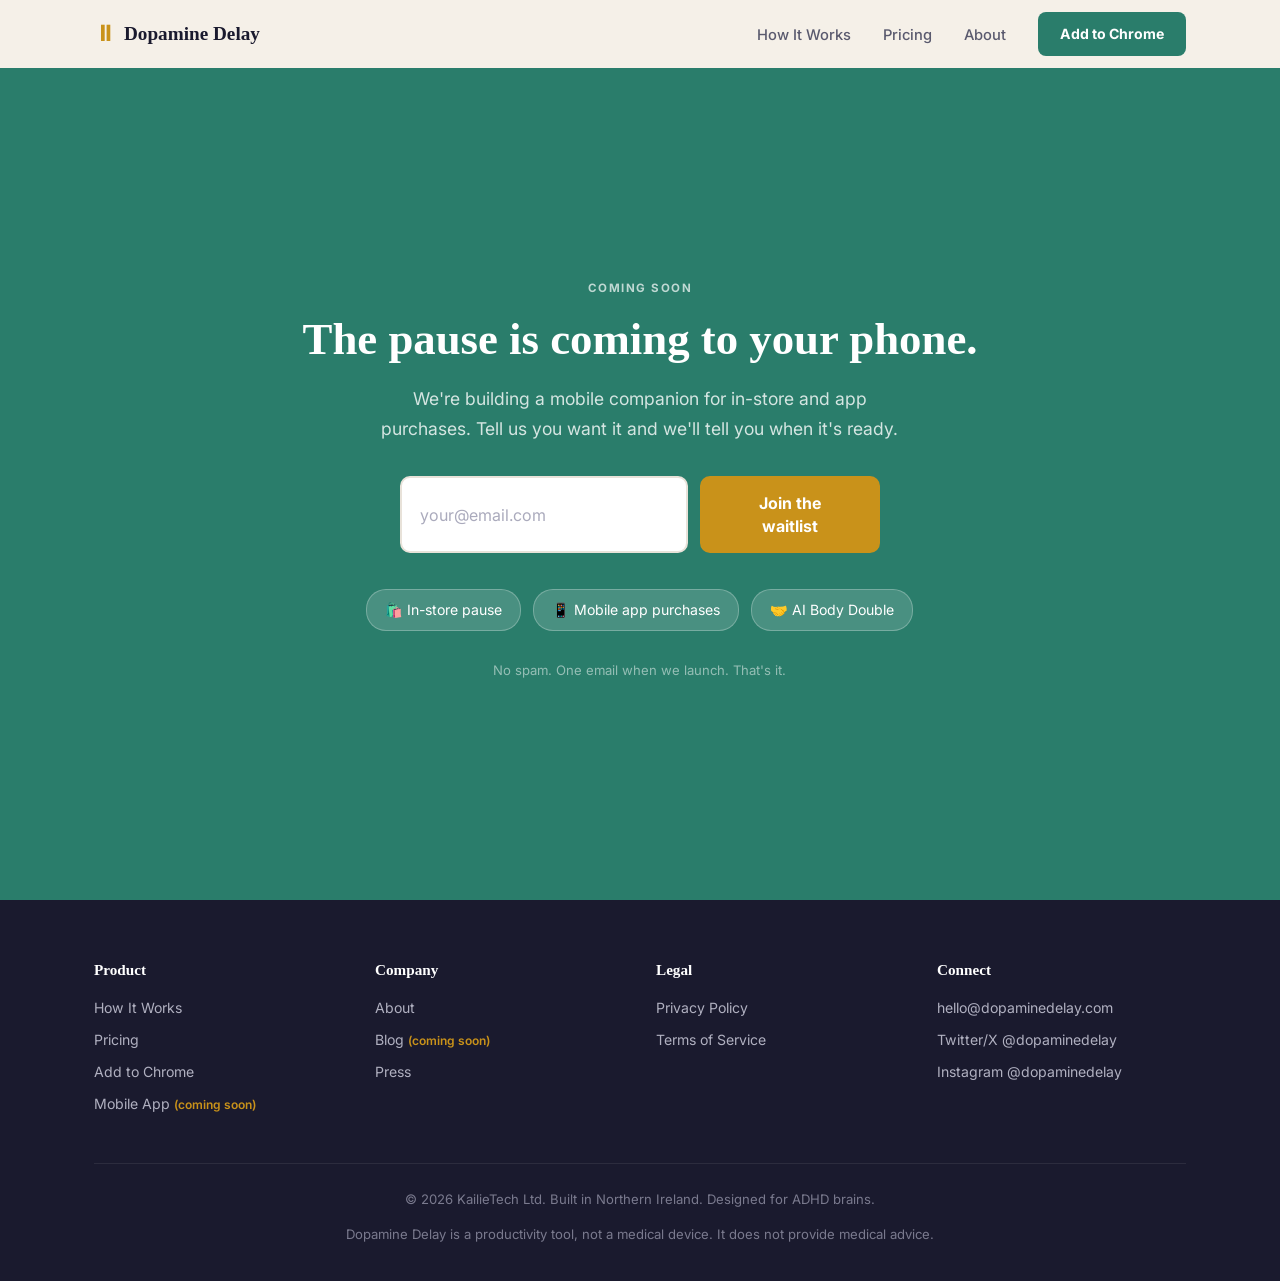
<file: website/waitlist.html>
<!DOCTYPE html>
<html lang="en">
<head>
  <meta charset="UTF-8">
  <meta name="viewport" content="width=device-width, initial-scale=1.0">
  <title>Mobile Waitlist — Dopamine Delay | The pause is coming to your phone</title>
  <meta name="description" content="Join the waitlist for Dopamine Delay's mobile app. In-store pause, app purchase detection, and AI body double — coming soon.">
  <meta name="robots" content="index, follow">
  <link rel="canonical" href="https://dopaminedelay.com/waitlist.html">
  <meta property="og:title" content="Mobile Waitlist — Dopamine Delay">
  <meta property="og:description" content="The pause is coming to your phone. Join the waitlist.">
  <meta property="og:image" content="/images/og-image.jpg">
  <link rel="icon" type="image/png" href="images/favicon.png">
  <link rel="preconnect" href="https://fonts.googleapis.com">
  <link rel="preconnect" href="https://fonts.gstatic.com" crossorigin>
  <link href="https://fonts.googleapis.com/css2?family=Inter:wght@400;500;600;700&display=swap" rel="stylesheet">
  <link rel="stylesheet" href="css/style.css">
  <link rel="stylesheet" href="css/nav.css">
</head>
<body>

  <!-- NAV -->
  <nav class="nav" role="navigation" aria-label="Main navigation">
    <div class="nav__inner">
      <a href="index.html" class="nav__logo"><span class="nav__logo-icon">⏸</span><span>Dopamine Delay</span></a>
      <ul class="nav__links">
        <li><a href="how-it-works.html" class="nav__link">How It Works</a></li>
        <li><a href="pricing.html" class="nav__link">Pricing</a></li>
        <li><a href="about.html" class="nav__link">About</a></li>
        <li><a href="#chrome-store" class="nav__cta">Add to Chrome</a></li>
      </ul>
      <button class="nav__hamburger" aria-label="Toggle menu" aria-expanded="false"><span></span><span></span><span></span></button>
    </div>
    <div class="nav__mobile">
      <ul class="nav__mobile-links">
        <li><a href="how-it-works.html">How It Works</a></li>
        <li><a href="pricing.html">Pricing</a></li>
        <li><a href="about.html">About</a></li>
      </ul>
      <a href="#chrome-store" class="nav__mobile-cta">Add to Chrome</a>
    </div>
  </nav>
  <div class="nav-spacer"></div>

  <!-- FULL PAGE WAITLIST -->
  <section class="section section--teal" style="min-height: calc(100vh - 68px); display: flex; align-items: center;">
    <div class="container text-center">
      <span class="gold-label" style="color: rgba(255,255,255,0.7);">Coming soon</span>
      <h1>The pause is coming to your phone.</h1>
      <p style="color: rgba(255,255,255,0.8); max-width: 520px; margin: 16px auto 32px; font-size: 1.1rem;">
        We're building a mobile companion for in-store and app purchases. Tell us you want it and we'll tell you when it's ready.
      </p>

      <!-- Replace PLACEHOLDER with your Formspree form ID — sign up free at formspree.io -->
      <form class="form-group" action="https://formspree.io/f/PLACEHOLDER" method="POST" style="max-width: 480px;">
        <input type="email" name="email" class="form-input" placeholder="your@email.com" required aria-label="Email address">
        <button type="submit" class="btn btn--gold">Join the waitlist</button>
      </form>

      <div class="feature-pills" style="margin-top: 36px;">
        <span class="feature-pill">🛍️ In-store pause</span>
        <span class="feature-pill">📱 Mobile app purchases</span>
        <span class="feature-pill">🤝 AI Body Double</span>
      </div>

      <p style="font-size: 0.82rem; color: rgba(255,255,255,0.5); margin-top: 28px;">
        No spam. One email when we launch. That's it.
      </p>
    </div>
  </section>

  <!-- FOOTER -->
  <footer class="footer">
    <div class="container">
      <div class="footer-grid">
        <div class="footer-col">
          <h4>Product</h4>
          <ul>
            <li><a href="how-it-works.html">How It Works</a></li>
            <li><a href="pricing.html">Pricing</a></li>
            <li><a href="#chrome-store">Add to Chrome</a></li>
            <li><a href="waitlist.html">Mobile App <span class="coming-soon">(coming soon)</span></a></li>
          </ul>
        </div>
        <div class="footer-col">
          <h4>Company</h4>
          <ul>
            <li><a href="about.html">About</a></li>
            <li><a href="#">Blog <span class="coming-soon">(coming soon)</span></a></li>
            <li><a href="#">Press</a></li>
          </ul>
        </div>
        <div class="footer-col">
          <h4>Legal</h4>
          <ul>
            <li><a href="privacy.html">Privacy Policy</a></li>
            <li><a href="terms.html">Terms of Service</a></li>
          </ul>
        </div>
        <div class="footer-col">
          <h4>Connect</h4>
          <ul>
            <li><a href="mailto:hello@dopaminedelay.com">hello@dopaminedelay.com</a></li>
            <li><a href="https://twitter.com/dopaminedelay" target="_blank" rel="noopener">Twitter/X @dopaminedelay</a></li>
            <li><a href="https://instagram.com/dopaminedelay" target="_blank" rel="noopener">Instagram @dopaminedelay</a></li>
          </ul>
        </div>
      </div>
      <div class="footer-bottom">
        <p>&copy; 2026 KailieTech Ltd. Built in Northern Ireland. Designed for ADHD brains.</p>
        <p class="footer-disclaimer">Dopamine Delay is a productivity tool, not a medical device. It does not provide medical advice.</p>
      </div>
    </div>
  </footer>

  <script src="js/main.js"></script>
</body>
</html>
</file>
<file: website/css/style.css>
/* ============================================================
   Dopamine Delay — Global Styles
   Colours: cream #F5F0E8, teal #2A7D6B, gold #C9921A,
            dark #1A1A2E, white #FFFFFF, border #E8E2D9
   Typography: Georgia (headings), Inter (body)
   ============================================================ */

/* --- Google Fonts loaded in HTML <head> --- */

/* === RESET === */
*, *::before, *::after {
  margin: 0;
  padding: 0;
  box-sizing: border-box;
}

html {
  scroll-behavior: smooth;
}

body {
  font-family: 'Inter', -apple-system, BlinkMacSystemFont, 'Segoe UI', Roboto, sans-serif;
  font-size: 18px;
  line-height: 1.7;
  color: #1A1A2E;
  background: #F5F0E8;
  -webkit-font-smoothing: antialiased;
}

img {
  max-width: 100%;
  height: auto;
  display: block;
}

a {
  color: #2A7D6B;
  text-decoration: none;
  transition: color 0.2s;
}

a:hover {
  color: #1E5C4F;
}

a:focus-visible,
button:focus-visible,
input:focus-visible,
select:focus-visible,
textarea:focus-visible {
  outline: 2px solid #2A7D6B;
  outline-offset: 2px;
}

/* === TYPOGRAPHY === */
h1, h2, h3, h4 {
  font-family: Georgia, 'Times New Roman', serif;
  font-weight: 700;
  line-height: 1.3;
  color: #1A1A2E;
}

h1 { font-size: 2.8rem; }
h2 { font-size: 2rem; }
h3 { font-size: 1.4rem; }
h4 { font-size: 1.1rem; }

p { margin-bottom: 1rem; }

/* === LAYOUT === */
.container {
  max-width: 1140px;
  margin: 0 auto;
  padding: 0 24px;
}

.container--narrow {
  max-width: 760px;
  margin: 0 auto;
  padding: 0 24px;
}

.section {
  padding: 80px 0;
}

.section--cream {
  background: #F5F0E8;
}

.section--teal-tint {
  background: #EBF5F2;
}

.section--teal {
  background: #2A7D6B;
  color: #FFFFFF;
}

.section--teal h1,
.section--teal h2,
.section--teal h3 {
  color: #FFFFFF;
}

.section--white {
  background: #FFFFFF;
}

.text-center {
  text-align: center;
}

/* === GOLD LABEL === */
.gold-label {
  display: inline-block;
  font-size: 0.72rem;
  font-weight: 700;
  letter-spacing: 1.5px;
  text-transform: uppercase;
  color: #C9921A;
  margin-bottom: 12px;
}

/* === BUTTONS === */
.btn {
  display: inline-block;
  padding: 14px 32px;
  border-radius: 10px;
  font-size: 1rem;
  font-weight: 700;
  font-family: 'Inter', sans-serif;
  cursor: pointer;
  transition: all 0.25s ease;
  border: 2px solid transparent;
  text-decoration: none;
  line-height: 1.4;
}

.btn--primary {
  background: #2A7D6B;
  color: #FFFFFF;
  border-color: #2A7D6B;
}

.btn--primary:hover {
  background: #236B5C;
  border-color: #236B5C;
  color: #FFFFFF;
  transform: translateY(-1px);
  box-shadow: 0 4px 14px rgba(42, 125, 107, 0.3);
}

.btn--outline {
  background: transparent;
  color: #2A7D6B;
  border-color: #2A7D6B;
}

.btn--outline:hover {
  background: #2A7D6B;
  color: #FFFFFF;
  transform: translateY(-1px);
}

.btn--gold {
  background: #C9921A;
  color: #FFFFFF;
  border-color: #C9921A;
}

.btn--gold:hover {
  background: #B07F15;
  border-color: #B07F15;
  color: #FFFFFF;
  transform: translateY(-1px);
  box-shadow: 0 4px 14px rgba(201, 146, 26, 0.3);
}

.btn--white {
  background: #FFFFFF;
  color: #2A7D6B;
  border-color: #FFFFFF;
}

.btn--white:hover {
  background: #F5F0E8;
  border-color: #F5F0E8;
  transform: translateY(-1px);
}

.btn-group {
  display: flex;
  gap: 16px;
  justify-content: center;
  flex-wrap: wrap;
  margin-top: 24px;
}

/* === CARDS === */
.card {
  background: #FFFFFF;
  border: 1px solid #E8E2D9;
  border-radius: 14px;
  padding: 28px 24px;
  transition: transform 0.2s, box-shadow 0.2s;
}

.card:hover {
  transform: translateY(-2px);
  box-shadow: 0 8px 24px rgba(0, 0, 0, 0.06);
}

.card--teal-border {
  border-left: 4px solid #2A7D6B;
}

/* === STAT CARDS === */
.stat-card {
  background: #FFFFFF;
  border: 1px solid #E8E2D9;
  border-left: 4px solid #2A7D6B;
  border-radius: 14px;
  padding: 28px 24px;
  box-shadow: 0 2px 8px rgba(0, 0, 0, 0.04);
}

.stat-card__number {
  font-family: Georgia, serif;
  font-size: 2.4rem;
  font-weight: 700;
  color: #2A7D6B;
  line-height: 1.1;
  margin-bottom: 8px;
}

.stat-card__label {
  font-size: 0.88rem;
  color: #5A5A6E;
  line-height: 1.5;
}

/* === GRIDS === */
.grid-2 {
  display: grid;
  grid-template-columns: repeat(2, 1fr);
  gap: 24px;
}

.grid-3 {
  display: grid;
  grid-template-columns: repeat(3, 1fr);
  gap: 24px;
}

.grid-2x3 {
  display: grid;
  grid-template-columns: repeat(3, 1fr);
  gap: 24px;
}

/* === TRUST SIGNALS === */
.trust-signals {
  display: flex;
  justify-content: center;
  gap: 28px;
  margin-top: 20px;
  flex-wrap: wrap;
}

.trust-signal {
  font-size: 0.88rem;
  color: #5A5A6E;
}

.trust-signal span {
  color: #2A7D6B;
  margin-right: 4px;
}

/* === SCIENCE NOTE === */
.science-note {
  font-size: 0.82rem;
  font-style: italic;
  color: #7A7A8E;
  margin-top: 8px;
  line-height: 1.5;
}

/* === ATTRIBUTION === */
.attribution {
  font-size: 0.8rem;
  font-style: italic;
  color: #8A8A9E;
  margin-top: 16px;
}

/* === PULL QUOTE === */
.pull-quote {
  font-family: Georgia, serif;
  font-size: 1.4rem;
  font-style: italic;
  color: #2A7D6B;
  max-width: 700px;
  margin: 40px auto;
  padding: 32px;
  text-align: center;
  line-height: 1.6;
}

.pull-quote cite {
  display: block;
  font-size: 0.88rem;
  font-style: normal;
  color: #8A8A9E;
  margin-top: 12px;
}

/* === FAQ ACCORDION === */
.faq-list {
  max-width: 760px;
  margin: 0 auto;
}

.faq-item {
  border-bottom: 1px solid #E8E2D9;
}

.faq-question {
  display: flex;
  justify-content: space-between;
  align-items: center;
  width: 100%;
  padding: 20px 0;
  background: none;
  border: none;
  font-family: 'Inter', sans-serif;
  font-size: 1rem;
  font-weight: 600;
  color: #1A1A2E;
  cursor: pointer;
  text-align: left;
  line-height: 1.5;
}

.faq-question::after {
  content: '+';
  font-size: 1.4rem;
  color: #2A7D6B;
  flex-shrink: 0;
  margin-left: 16px;
  transition: transform 0.3s;
}

.faq-item.open .faq-question::after {
  content: '−';
}

.faq-answer {
  max-height: 0;
  overflow: hidden;
  transition: max-height 0.35s ease, padding 0.35s ease;
}

.faq-item.open .faq-answer {
  max-height: 400px;
  padding-bottom: 20px;
}

.faq-answer p {
  font-size: 0.95rem;
  color: #5A5A6E;
  line-height: 1.7;
}

/* === FORM ELEMENTS === */
.form-group {
  display: flex;
  gap: 12px;
  max-width: 480px;
  margin: 0 auto;
}

.form-input {
  flex: 1;
  padding: 14px 18px;
  border: 2px solid #E8E2D9;
  border-radius: 10px;
  font-size: 1rem;
  font-family: 'Inter', sans-serif;
  background: #FFFFFF;
  color: #1A1A2E;
  transition: border-color 0.2s;
}

.form-input:focus {
  border-color: #2A7D6B;
  outline: none;
}

.form-input::placeholder {
  color: #AAAABC;
}

/* === FEATURE PILLS === */
.feature-pills {
  display: flex;
  gap: 12px;
  justify-content: center;
  flex-wrap: wrap;
  margin-top: 24px;
}

.feature-pill {
  background: rgba(255, 255, 255, 0.15);
  border: 1px solid rgba(255, 255, 255, 0.25);
  border-radius: 20px;
  padding: 8px 18px;
  font-size: 0.88rem;
  color: #FFFFFF;
}

/* === PRICING CARDS === */
.pricing-grid {
  display: grid;
  grid-template-columns: 1fr 1fr;
  gap: 24px;
  max-width: 800px;
  margin: 0 auto;
}

.pricing-card {
  border-radius: 16px;
  padding: 36px 28px;
  text-align: center;
}

.pricing-card--free {
  background: #FFFFFF;
  border: 2px solid #2A7D6B;
}

.pricing-card--pro {
  background: #2A7D6B;
  color: #FFFFFF;
  position: relative;
}

.pricing-card--pro h3,
.pricing-card--pro .pricing-card__price {
  color: #FFFFFF;
}

.pricing-badge {
  display: inline-block;
  background: #C9921A;
  color: #FFFFFF;
  font-size: 0.72rem;
  font-weight: 700;
  letter-spacing: 1px;
  padding: 4px 12px;
  border-radius: 12px;
  margin-bottom: 12px;
}

.pricing-card__name {
  font-family: Georgia, serif;
  font-size: 1.3rem;
  margin-bottom: 8px;
}

.pricing-card__price {
  font-family: Georgia, serif;
  font-size: 2.2rem;
  font-weight: 700;
  color: #1A1A2E;
  margin-bottom: 24px;
}

.pricing-card__price span {
  font-size: 0.9rem;
  font-weight: 400;
}

.pricing-features {
  list-style: none;
  text-align: left;
  margin-bottom: 28px;
}

.pricing-features li {
  padding: 6px 0;
  font-size: 0.92rem;
  line-height: 1.5;
}

.pricing-features li::before {
  margin-right: 8px;
}

.pricing-card--free .pricing-features li::before {
  content: '✓';
  color: #2A7D6B;
  font-weight: 700;
}

.pricing-card--pro .pricing-features li::before {
  content: '⭐';
}

/* === STRIPE BADGE === */
.stripe-badge {
  display: flex;
  align-items: center;
  justify-content: center;
  gap: 6px;
  font-size: 0.78rem;
  color: #8A8A9E;
  margin-top: 16px;
}

/* === TEAM CARDS === */
.team-grid {
  display: grid;
  grid-template-columns: repeat(auto-fit, minmax(260px, 1fr));
  gap: 24px;
}

.team-card {
  background: #FFFFFF;
  border: 1px solid #E8E2D9;
  border-radius: 14px;
  padding: 28px 24px;
  text-align: center;
}

.team-card__name {
  font-family: Georgia, serif;
  font-size: 1.2rem;
  margin-bottom: 4px;
}

.team-card__role {
  font-size: 0.85rem;
  color: #2A7D6B;
  font-weight: 600;
  margin-bottom: 8px;
}

.team-card__bio {
  font-size: 0.9rem;
  color: #5A5A6E;
}

/* === LEGAL PAGES === */
.legal-content {
  max-width: 760px;
  margin: 0 auto;
  padding: 0 24px;
}

.legal-content h2 {
  font-size: 1.3rem;
  margin-top: 36px;
  margin-bottom: 12px;
}

.legal-content p,
.legal-content li {
  font-size: 0.95rem;
  color: #5A5A6E;
}

.legal-content ul {
  padding-left: 24px;
  margin-bottom: 16px;
}

/* === FOOTER === */
.footer {
  background: #1A1A2E;
  color: #B0B0C0;
  padding: 60px 0 30px;
  font-size: 0.88rem;
}

.footer a {
  color: #B0B0C0;
  transition: color 0.2s;
}

.footer a:hover {
  color: #FFFFFF;
}

.footer-grid {
  display: grid;
  grid-template-columns: repeat(4, 1fr);
  gap: 32px;
  margin-bottom: 40px;
}

.footer-col h4 {
  font-family: Georgia, serif;
  color: #FFFFFF;
  font-size: 0.95rem;
  margin-bottom: 16px;
}

.footer-col ul {
  list-style: none;
}

.footer-col li {
  margin-bottom: 8px;
}

.footer-col .coming-soon {
  color: #C9921A;
  font-size: 0.75rem;
  font-weight: 600;
}

.footer-bottom {
  border-top: 1px solid rgba(255, 255, 255, 0.08);
  padding-top: 24px;
  text-align: center;
}

.footer-bottom p {
  margin-bottom: 6px;
  font-size: 0.82rem;
  color: #7A7A8E;
}

.footer-disclaimer {
  font-size: 0.75rem;
  color: #5A5A6E;
  margin-top: 12px;
}

/* === RESPONSIVE === */
@media (max-width: 900px) {
  h1 { font-size: 2.2rem; }
  h2 { font-size: 1.7rem; }

  .grid-3, .grid-2x3 {
    grid-template-columns: 1fr;
  }

  .grid-2 {
    grid-template-columns: 1fr;
  }

  .pricing-grid {
    grid-template-columns: 1fr;
    max-width: 420px;
  }

  .footer-grid {
    grid-template-columns: repeat(2, 1fr);
  }
}

@media (max-width: 600px) {
  body { font-size: 16px; }
  h1 { font-size: 1.9rem; }
  h2 { font-size: 1.5rem; }

  .section { padding: 56px 0; }

  .btn { padding: 12px 24px; font-size: 0.95rem; }

  .footer-grid {
    grid-template-columns: 1fr;
  }

  .form-group {
    flex-direction: column;
  }

  .trust-signals {
    flex-direction: column;
    align-items: center;
    gap: 8px;
  }

  .pull-quote {
    font-size: 1.15rem;
    padding: 20px;
  }
}
</file>
<file: website/css/nav.css>
/* ============================================================
   Dopamine Delay — Navigation Styles
   Sticky nav with cream background, hamburger on mobile
   ============================================================ */

.nav {
  position: fixed;
  top: 0;
  left: 0;
  right: 0;
  z-index: 1000;
  background: rgba(245, 240, 232, 0.95);
  backdrop-filter: blur(10px);
  -webkit-backdrop-filter: blur(10px);
  transition: box-shadow 0.3s;
}

.nav.scrolled {
  box-shadow: 0 2px 20px rgba(0, 0, 0, 0.06);
}

.nav__inner {
  max-width: 1140px;
  margin: 0 auto;
  padding: 0 24px;
  display: flex;
  align-items: center;
  justify-content: space-between;
  height: 68px;
}

/* Logo */
.nav__logo {
  display: flex;
  align-items: center;
  gap: 8px;
  text-decoration: none;
  font-family: Georgia, 'Times New Roman', serif;
  font-size: 1.2rem;
  font-weight: 700;
  color: #1A1A2E;
}

.nav__logo:hover {
  color: #1A1A2E;
}

.nav__logo-icon {
  color: #C9921A;
  font-size: 1.4rem;
}

/* Desktop links */
.nav__links {
  display: flex;
  align-items: center;
  gap: 32px;
  list-style: none;
}

.nav__link {
  font-size: 0.92rem;
  font-weight: 500;
  color: #5A5A6E;
  text-decoration: none;
  transition: color 0.2s;
}

.nav__link:hover {
  color: #2A7D6B;
}

.nav__link--active {
  color: #2A7D6B;
  font-weight: 600;
}

.nav__cta {
  display: inline-block;
  padding: 10px 22px;
  background: #2A7D6B;
  color: #FFFFFF !important;
  border-radius: 8px;
  font-size: 0.88rem;
  font-weight: 700;
  text-decoration: none;
  transition: all 0.2s;
}

.nav__cta:hover {
  background: #236B5C;
  color: #FFFFFF;
  transform: translateY(-1px);
  box-shadow: 0 4px 12px rgba(42, 125, 107, 0.25);
}

/* Hamburger */
.nav__hamburger {
  display: none;
  background: none;
  border: none;
  cursor: pointer;
  padding: 8px;
  flex-direction: column;
  gap: 5px;
}

.nav__hamburger span {
  display: block;
  width: 24px;
  height: 2px;
  background: #1A1A2E;
  border-radius: 2px;
  transition: all 0.3s;
}

/* Mobile menu */
.nav__mobile {
  display: none;
  position: absolute;
  top: 68px;
  left: 0;
  right: 0;
  background: #F5F0E8;
  border-top: 1px solid #E8E2D9;
  box-shadow: 0 8px 24px rgba(0, 0, 0, 0.08);
  padding: 16px 24px 24px;
}

.nav__mobile.open {
  display: block;
}

.nav__mobile-links {
  list-style: none;
  display: flex;
  flex-direction: column;
  gap: 0;
}

.nav__mobile-links li {
  border-bottom: 1px solid #E8E2D9;
}

.nav__mobile-links li:last-child {
  border-bottom: none;
}

.nav__mobile-links a {
  display: block;
  padding: 14px 0;
  font-size: 1rem;
  font-weight: 500;
  color: #1A1A2E;
  text-decoration: none;
}

.nav__mobile-links a:hover {
  color: #2A7D6B;
}

.nav__mobile-cta {
  display: block;
  margin-top: 16px;
  padding: 14px;
  background: #2A7D6B;
  color: #FFFFFF !important;
  border-radius: 10px;
  font-size: 1rem;
  font-weight: 700;
  text-align: center;
  text-decoration: none;
}

/* Hamburger animation */
.nav__hamburger.open span:nth-child(1) {
  transform: rotate(45deg) translate(5px, 5px);
}

.nav__hamburger.open span:nth-child(2) {
  opacity: 0;
}

.nav__hamburger.open span:nth-child(3) {
  transform: rotate(-45deg) translate(5px, -5px);
}

/* Spacer to push content below fixed nav */
.nav-spacer {
  height: 68px;
}

@media (max-width: 768px) {
  .nav__links {
    display: none;
  }

  .nav__hamburger {
    display: flex;
  }
}
</file>
